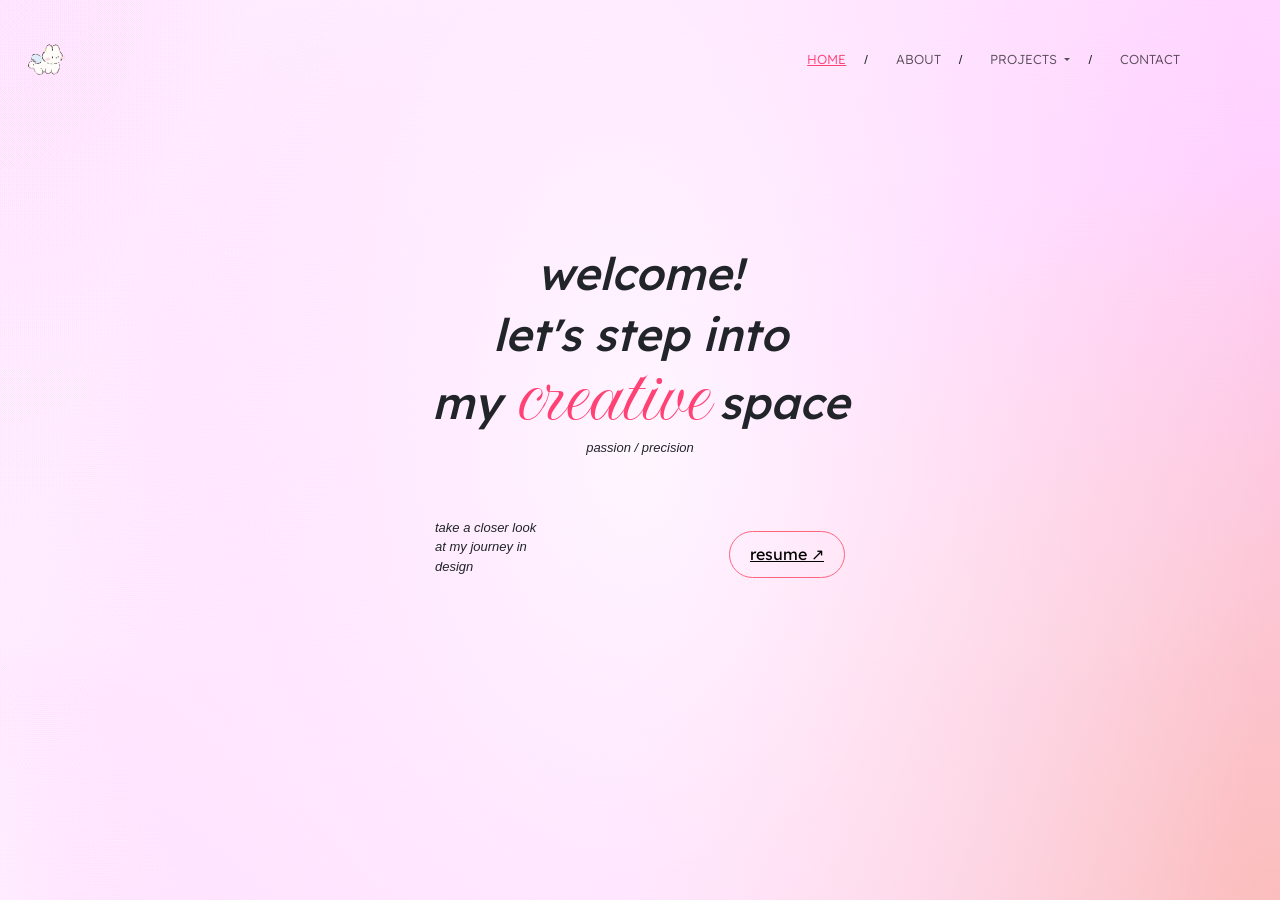
<file: index.html>
<!DOCTYPE html>
<html>
    <head>
      <title>Evelyn's Portfolio</title>
      <link rel="icon" type="image/x-icon" href="favicon.ico">

      <style>
        body {
            animation: fadeInAnimation ease 3s;
            animation-iteration-count: 1;
            animation-fill-mode: forwards;
        }

        @keyframes fadeInAnimation {
            0% {
                opacity: 0;
            }

            100% {
                opacity: 1;
            }
        }
    </style>
        <link rel="stylesheet" text="text/css" href="CSS/styles.css">

        <meta charset="utf-8">
        <meta name="viewport" content="width=device-width, initial-scale=1">

        <link href="https://cdn.jsdelivr.net/npm/bootstrap@5.3.3/dist/css/bootstrap.min.css" rel="stylesheet" integrity="sha384-QWTKZyjpPEjISv5WaRU9OFeRpok6YctnYmDr5pNlyT2bRjXh0JMhjY6hW+ALEwIH" crossorigin="anonymous">
        <script src="https://cdn.jsdelivr.net/npm/bootstrap@5.3.3/dist/js/bootstrap.bundle.min.js" integrity="sha384-YvpcrYf0tY3lHB60NNkmXc5s9fDVZLESaAA55NDzOxhy9GkcIdslK1eN7N6jIeHz" crossorigin="anonymous"></script>

        <link rel="preconnect" href="https://fonts.googleapis.com">
        <link rel="preconnect" href="https://fonts.gstatic.com" crossorigin>
        <link href="https://fonts.googleapis.com/css2?family=Prompt:ital,wght@0,100;0,200;0,300;0,400;0,500;0,600;0,700;0,800;0,900;1,100;1,200;1,300;1,400;1,500;1,600;1,700;1,800;1,900&display=swap" rel="stylesheet">
        <link href="https://fonts.googleapis.com/css2?family=Ballet:opsz@16..72&family=Barriecito&family=Fleur+De+Leah&family=Monsieur+La+Doulaise&display=swap" rel="stylesheet">

                <link rel="preconnect" href="https://fonts.googleapis.com">
        <link rel="preconnect" href="https://fonts.gstatic.com" crossorigin>
        <link href="https://fonts.googleapis.com/css2?family=Ballet:opsz@16..72&family=Barriecito&family=Fleur+De+Leah&family=Imperial+Script&family=Monsieur+La+Doulaise&display=swap" rel="stylesheet">

        <link rel="preconnect" href="https://fonts.googleapis.com">
        <link rel="preconnect" href="https://fonts.gstatic.com" crossorigin>
        <link href="https://fonts.googleapis.com/css2?family=Lexend:wght@100..900&display=swap" rel="stylesheet">


         <!-- CSS -->

         <link href="aos-master/dist/aos.css" rel="stylesheet">
     

        
        
    <body>
      

      <!-- NAVBAR -->
      <header id="mainHeader">
        <nav class="navbar navbar-expand-lg navbar-light" id="nav">
            <div class="container-fluid">
              <a class="navbar-brand fs-2" href="#"><img src="imageasset/logo-01.png" width="=100" height="70"></a>
              <button class="navbar-toggler" type="button" data-bs-toggle="collapse" data-bs-target="#navbarSupportedContent" aria-controls="navbarSupportedContent" aria-expanded="false" aria-label="Toggle navigation">
                <span class="navbar-toggler-icon"></span>
              </button>
              <div class="collapse navbar-collapse" id="navbarSupportedContent">
                <ul class="navbar-nav ms-auto mb-2 mb-lg-0">
                  <li class="nav-item active">
                    <a class="nav-link text-decoration-underline" aria-current="page" href="index.html"><span class="kaki">HOME</span></a>
                  </li>
                  <li class="nav-item">
                    <a class="nav-link" href="about.html"><span class="kaki">ABOUT</span></a>
                  </li>
                  <li class="nav-item dropdown">
                    <a class="nav-link dropdown-toggle" href="#" role="button" data-bs-toggle="dropdown" aria-expanded="false"><span class="kaki">PROJECTS</span>
                    </a>
                    <ul class="dropdown-menu">
                      <li><a class="dropdown-item" href="motiongraphics.html"><span class="kaki">MOTION GRAPHICS</span></a></li>
                      <li><hr class="dropdown-divider"></li>
                      <li><a class="dropdown-item" href="UI_UXDESIGN.html"><span class="kaki">UI/UX DESIGN</span></a></li>
                      <li><hr class="dropdown-divider"></li>
                      <li><a class="dropdown-item" href="brandingidentity.html"><span class="kaki">BRANDING & IDENTITY</span></a></li>
                      <li><hr class="dropdown-divider"></li>
                      <li><a class="dropdown-item" href="printdesign.html"><span class="kaki">PRINT DESIGN</span></a></li>
                    </ul>
                  <!-- <li class="nav-item">
                    <a class="nav-link" href="/project.html">PROJECT</a>
                  </li> -->
                  <!-- <li class="nav-item dropdown">
                    <a class="nav-link dropdown-toggle" href="#" role="button" data-bs-toggle="dropdown" aria-expanded="false">
                      PROJECT
                    </a>
                    <ul class="dropdown-menu">
                      <li><a class="dropdown-item" href="#">BRANDING</a></li>
                      <li><hr class="dropdown-divider"></li>
                      <li><a class="dropdown-item" href="#">MOTION GRAPHICS</a></li>
                      <li><hr class="dropdown-divider"></li>
                      <li><a class="dropdown-item" href="#">UI/UX</a></li>
                    </ul> -->
                    <li class="nav-item">
                        <a class="nav-link" href="contact.html"><span class="kaki">CONTACT</span></a>
                      </li>
                </ul>
              </div>
            </div>
          </nav>
    </header>

      <!-- HOME SECTION -->
        <section class="about" id="about">
          <div data-aos="fade-up"
          data-aos-anchor-placement="center-bottom" class="container-about mt-5">
            <div class="text-tengah">
            <div class="text-center mainContainer">
              <h1 class="test1"><i>welcome!</i></h1>
              <h1 class="test1"><i>let's step into</i></h1>
              <h1 class="test1"><i>my <span class="creative">creative</span> space</i></h1>
            </div>
            <div class="text-center">
              
            </div>
              <div class="text-center">
                
              </div>
              <div class="text-center">
                <p class="bodytext1"><i>passion / precision</i></p>
              </div>
            </div>
            <div class="d-flex justify-content-center">
              <div class="indexCustomContainer text-center">
                <div class="d-flex justify-content-between">
                  <div class="col">
                    <p class="text-start bodytext2" style="width: 7rem;">take a closer look at my journey in design</p>
                  </div>
                  <div class="d-flex justify-content-between align-items-center">
                    <a class="rounded-btn" href="https://drive.google.com/file/d/1syJLjVeKuxOG7trIZIS8m-jPVD2tcgx3/view?usp=sharing" target="_blank" role="button"><span class="kaki">resume ↗</span></a>
                  </div>
                </div>
              </div>
            </div>
            
                  
                </div>
              </div>
            </div>
              <!-- <div class="konten-about">
                  <div class="row">
                    <div class="col-lg-6 col-md-6 col-sm-12 text-end" data-aos="fade-left">
                      <img src="imageasset/work1.jpg" class="rounded-circle" alt="img">
                    </div>
                      <div class="col-lg-6 col-md-6 col-sm-12" data-aos="fade-right">
                          <h2>Me As Graphic Designer</h2>
                          <p>Lorem ipsum dolor sit amet, consectetur adipisicing elit, sed do eiusmod tempor incididunt ut labore et dolore magna aliqua. Ut enim ad minim veniam, quis nostrud exercitation ullamco laboris nisi ut aliquip ex ea commodo consequat.</p> -->

            <!-- <div class="button">
              <a class="btn btn-outline-dark rounded-btn" href="https://drive.google.com/file/d/1XW8fYweAMQ52OYDxxgg_X2ew4e-oY4kG/view?usp=sharing" target="_blank" role="button">resume ↗</a>
            </div>
             -->
                          

                  </div>
              </div>
          </div>
      </section>

    <script src="JS/main.js"></script>
    <script src="aos-master/dist/aos.js"></script>
    </body>



    </head>

    <script>
      AOS.init({
        duration: 1500, // Animation duration in milliseconds
        // once: true,     // Animates only once when scrolling
      });
    </script>



</html>
</file>
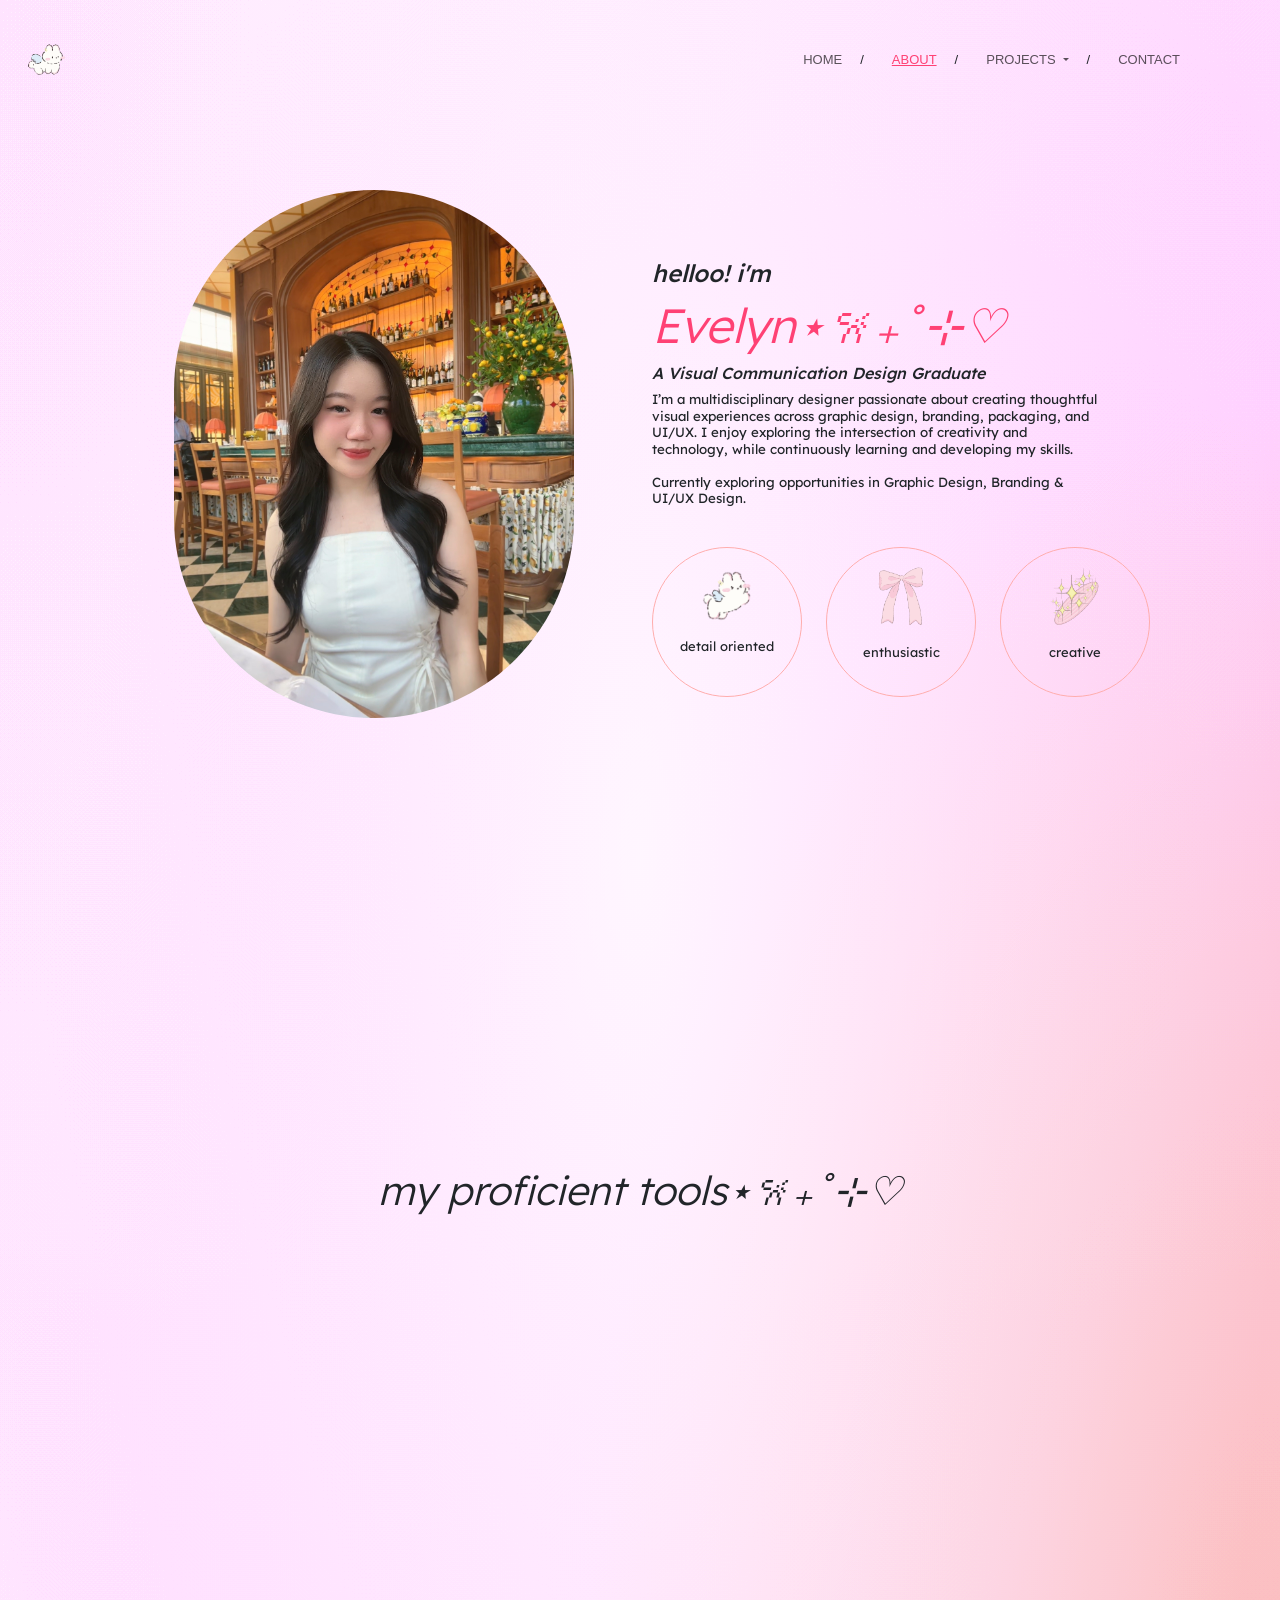
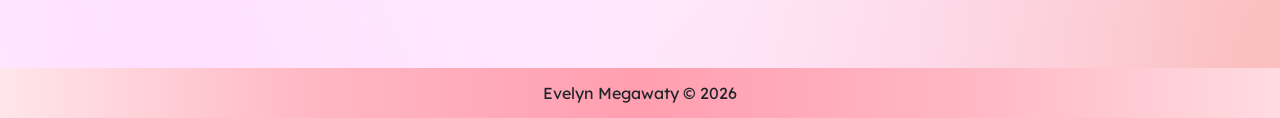
<file: about.html>
<!DOCTYPE html>
<html>
    <head>
      <title>Evelyn's Portfolio</title>
      <link rel="icon" type="image/x-icon" href="favicon.ico">

      
        <link rel="stylesheet" text="text/css" href="CSS/styles.css">

        <meta charset="utf-8">
        <meta name="viewport" content="width=device-width, initial-scale=1">

        <link href="https://cdn.jsdelivr.net/npm/bootstrap@5.3.3/dist/css/bootstrap.min.css" rel="stylesheet" integrity="sha384-QWTKZyjpPEjISv5WaRU9OFeRpok6YctnYmDr5pNlyT2bRjXh0JMhjY6hW+ALEwIH" crossorigin="anonymous">
        <script src="https://cdn.jsdelivr.net/npm/bootstrap@5.3.3/dist/js/bootstrap.bundle.min.js" integrity="sha384-YvpcrYf0tY3lHB60NNkmXc5s9fDVZLESaAA55NDzOxhy9GkcIdslK1eN7N6jIeHz" crossorigin="anonymous"></script>
        <link rel="preconnect" href="https://fonts.googleapis.com">
        <link rel="preconnect" href="https://fonts.gstatic.com" crossorigin>
        <link href="https://fonts.googleapis.com/css2?family=Prompt:ital,wght@0,100;0,200;0,300;0,400;0,500;0,600;0,700;0,800;0,900;1,100;1,200;1,300;1,400;1,500;1,600;1,700;1,800;1,900&display=swap" rel="stylesheet">

        <link href="aos-master/dist/aos.css" rel="stylesheet">


        <link rel="preconnect" href="https://fonts.googleapis.com">
<link rel="preconnect" href="https://fonts.gstatic.com" crossorigin>
<link href="https://fonts.googleapis.com/css2?family=Lexend:wght@100..900&display=swap" rel="stylesheet">

        
    <body>
        <header id="mainHeader">
            <nav class="navbar navbar-expand-lg navbar-light" id="nav">
                <div class="container-fluid">
                  <a class="navbar-brand fs-2" href="#"><img src="imageasset/logo-01.png" width="=100" height="70"></a>
                  <button class="navbar-toggler" type="button" data-bs-toggle="collapse" data-bs-target="#navbarSupportedContent" aria-controls="navbarSupportedContent" aria-expanded="false" aria-label="Toggle navigation">
                    <span class="navbar-toggler-icon"></span>
                  </button>
                  <div class="collapse navbar-collapse" id="navbarSupportedContent">
                    <ul class="navbar-nav ms-auto mb-2 mb-lg-0">
                      <li class="nav-item">
                        <a class="nav-link" aria-current="page" href="index.html">HOME</a>
                      </li>
                      <li class="nav-item active">
                        <a class="nav-link text-decoration-underline" href="about.html">ABOUT</a>
                      </li>
                      <li class="nav-item dropdown">
                        <a class="nav-link dropdown-toggle" href="#" role="button" data-bs-toggle="dropdown" aria-expanded="false">
                          PROJECTS
                        </a>
                        <ul class="dropdown-menu">
                          <li><a class="dropdown-item" href="motiongraphics.html">MOTION GRAPHICS</a></li>
                          <li><hr class="dropdown-divider"></li>
                          <li><a class="dropdown-item" href="UI_UXDESIGN.html">UI/UX DESIGN</a></li>
                          <li><hr class="dropdown-divider"></li>
                          <li><a class="dropdown-item" href="brandingidentity.html">BRANDING & IDENTITY</a></li>
                          <li><hr class="dropdown-divider"></li>
                          <li><a class="dropdown-item" href="printdesign.html">PRINT DESIGN</a></li>
                        </ul>
                      <!-- <li class="nav-item">
                        <a class="nav-link" href="/project.html">PROJECT</a>
                      </li> -->
                      <!-- <li class="nav-item dropdown">
                        <a class="nav-link dropdown-toggle" href="#" role="button" data-bs-toggle="dropdown" aria-expanded="false">
                          PROJECT
                        </a>
                        <ul class="dropdown-menu">
                          <li><a class="dropdown-item" href="#">BRANDING</a></li>
                          <li><hr class="dropdown-divider"></li>
                          <li><a class="dropdown-item" href="#">MOTION GRAPHICS</a></li>
                          <li><hr class="dropdown-divider"></li>
                          <li><a class="dropdown-item" href="#">UI/UX</a></li>
                        </ul> -->
                        <li class="nav-item">
                            <a class="nav-link" href="contact.html">CONTACT</a>
                          </li>
                    </ul>
                  </div>
                </div>
              </nav>
        </header>


        <section class="about" id="about">
          <div data-aos="fade-up"
          data-aos-anchor-placement="top-bottom" class="container-about">
              <div class="text-center">
                  <h1></h1>
              </div>
              <div class="konten-about">
                  <div class="row">
                    <div data-aos="zoom-in-down" class="col-12 col-lg-6 text-end w-full d-flex align-items-center justify-content-center pb-5">
                      <img src="imageasset/eve1.jpg" class="rounded-pill w-full" style="width: 100%; max-width: 400px;">
                    </div>
                      <div class="col-12 col-lg-6 d-flex flex-column justify-content-center text-start">
                        <h1 class="fs-4 align-self-center align-self-lg-start hellohi"><i>helloo! i'm</i></h1>
                        <h1 class="display-5 align-self-center align-self-lg-start hellohi haloh"><i>Evelyn⋆𐙚₊˚⊹♡</i></h1>
                        <h1 class="fs-6 align-self-center align-self-lg-start hellohi" style="max-width: 400px;"><i>A Visual Communication Design Graduate</i></h1>

                          <p class="lh-sm align-self-center align-self-lg-start description" style="max-width: 450px;">I’m a multidisciplinary designer passionate about creating thoughtful visual experiences across graphic design, branding, packaging, and UI/UX. I enjoy exploring the intersection of creativity and technology, while continuously learning and developing my skills.</p>
                          <p class="lh-sm align-self-center align-self-lg-start description" style="max-width: 450px;">Currently exploring opportunities in Graphic Design, Branding & UI/UX Design.</p>
                          

                            <div data-aos="fade-left" class="d-flex flex-column flex-lg-row align-items-center align-items-lg-start  gap-4 mt-4">
                              <div class="d-flex flex-column align-items-center justify-content-center aboutCircle rounded-circle gap-3 " style="width: 150px; height: 150px;"><img src="imageasset/elyn jump.png" alt="" width="50px">
                              <p class="bubble " style="max-width: 150px;">detail oriented</p></div>
                              <div class="d-flex flex-column align-items-center justify-content-center aboutCircle rounded-circle gap-3" style="width: 150px; height: 150px;"><img src="imageasset/bow.png" width="50px" alt="">
                              <p class="bubble" style="max-width: 150px;">enthusiastic</p></div>
                              <div class="d-flex flex-column align-items-center justify-content-center aboutCircle rounded-circle gap-3" style="width: 150px; height: 150px;"><img src="imageasset/sparks.png" width="50px" alt="">
                              <p class="bubble" class="text-center" style="max-width: 200px;">creative</p></div>
                            </div>


                      </div>

                      
                  </div>
              </div>
          </div>
        </section>

        <section class="accordion ">
          <div data-aos="fade-up" class="container-accordion">
            <div class="accordion" id="accordionExample">
              <div class="accordion-item">
                <h2 class="accordion-header">
                  <button class="accordion-button" type="button" data-bs-toggle="collapse" data-bs-target="#collapseOne" aria-expanded="true" aria-controls="collapseOne">
                    <span class="tulisanaccordion"> ⋅˚₊‧ ୨ HOW I WORK ୧ ‧₊˚ ⋅ </span> 
                  </button>
                </h2>
                <div id="collapseOne" class="accordion-collapse collapse show" data-bs-parent="#accordionExample">
                  <div class="accordion-body">
                    <span class="minion"> I approach design with curiosity, intention, and attention to detail. I believe every project begins with understanding, exploring ideas, asking questions, and finding the right visual language to communicate them. Through research, experimentation, and refinement, I aim to create work that is thoughtful, purposeful, and visually engaging. </span> 
                  </div>
                </div>
              </div>
              <div class="accordion-item">
                <h2 class="accordion-header">
                  <button class="accordion-button collapsed" type="button" data-bs-toggle="collapse" data-bs-target="#collapseTwo" aria-expanded="false" aria-controls="collapseTwo">
                    <span class="tulisanaccordion"> ⋅˚₊‧ ୨ WHAT INSPIRES ME ୧ ‧₊˚ ⋅ </span> 
                  </button>
                </h2>
                <div id="collapseTwo" class="accordion-collapse collapse" data-bs-parent="#accordionExample">
                  <div class="accordion-body">
                    <span class="minion" >I find inspiration in art, culture, fashion, everyday life, and the details that often go unnoticed. I enjoy exploring different perspectives and discovering how ideas, stories, and visual elements can come together to create something meaningful.</span>
                  </div>
                </div>
              </div>
              <div class="accordion-item">
                <h2 class="accordion-header">
                  <button class="accordion-button collapsed" type="button" data-bs-toggle="collapse" data-bs-target="#collapseThree" aria-expanded="false" aria-controls="collapseThree">
                    <span class="tulisanaccordion"> ⋅˚₊‧ ୨ LOOKING FORWARD ୧ ‧₊˚ ⋅ </span> 
                  </button>
                </h2>
                <div id="collapseThree" class="accordion-collapse collapse" data-bs-parent="#accordionExample">
                  <div class="accordion-body">
                    <span class="minion">I’m always looking for new things to learn, ideas to explore, and opportunities to grow through design. I hope to continue creating work that challenges me, connects with others, and brings ideas to life in thoughtful and meaningful ways.</span>
                  </div>
                </div>
              </div>
            </div>
          </div>
        </section>

        <div class="py-5 d-flex flex-column align-items-center">
          <h4 class="display-6 align-self-center minion"><i>my proficient tools⋆𐙚₊˚⊹♡</i></h4>
          <div data-aos="zoom-in-up" class="carouselContainer mb-5">
            <div id="leftBtn"><img src="imageasset/backbutton.png" width="50px" height="50px" alt=""></div>
            <div id="rightBtn"><img src="imageasset/nextbutton.png" width="50px" height="50px" alt=""></div>
            <div class="d-flex gap-3 customCarousel">
              <div class="carouselItem active">
                <img src="imageasset/illustrator.png" alt="" width="200px" style="max-height: 200px;">
              </div>
              <div class="carouselItem">
                <img src="imageasset/photoshop.png" alt="" width="200px" style="max-height: 200px;">
              </div>
              <div class="carouselItem"><img src="imageasset/indesign.png" alt="" width="200px" style="max-height: 200px;"></div>
              <div class="carouselItem"><img src="imageasset/aftereffect.png" alt="" width="200px" style="max-height: 200px;"></div>
              <div class="carouselItem"><img src="imageasset/figma.png" alt="" width="200px" style="max-height: 200px;"></div>
              <div class="carouselItem"><img src="imageasset/procreate.png" alt="" width="200px" style="max-height: 200px;"></div>
            <div class="carouselItem"><img src="imageasset/canva.png" alt="" width="200px" style="max-height: 200px;"></div>
            </div>
            
            
          </div>
        </div>
        
        <footer class="d-flex justify-content-center align-items-center" style="height: 50px; background: linear-gradient(to right, #ffe6ea,#ffb6c3, #ff9fb0, #ffb6c3, #ffdbe1);">
          <p class="mb-0 kaki">Evelyn Megawaty © 2026</p>
      </footer>

        <script src="JS/main.js"></script>
        <script src="aos-master/dist/aos.js"></script>
    </body>



    </head>


    <script>
      AOS.init({
        duration: 1500, // Animation duration in milliseconds
        // once: true,     // Animates only once when scrolling
      });
    </script>
    

</html>
</file>
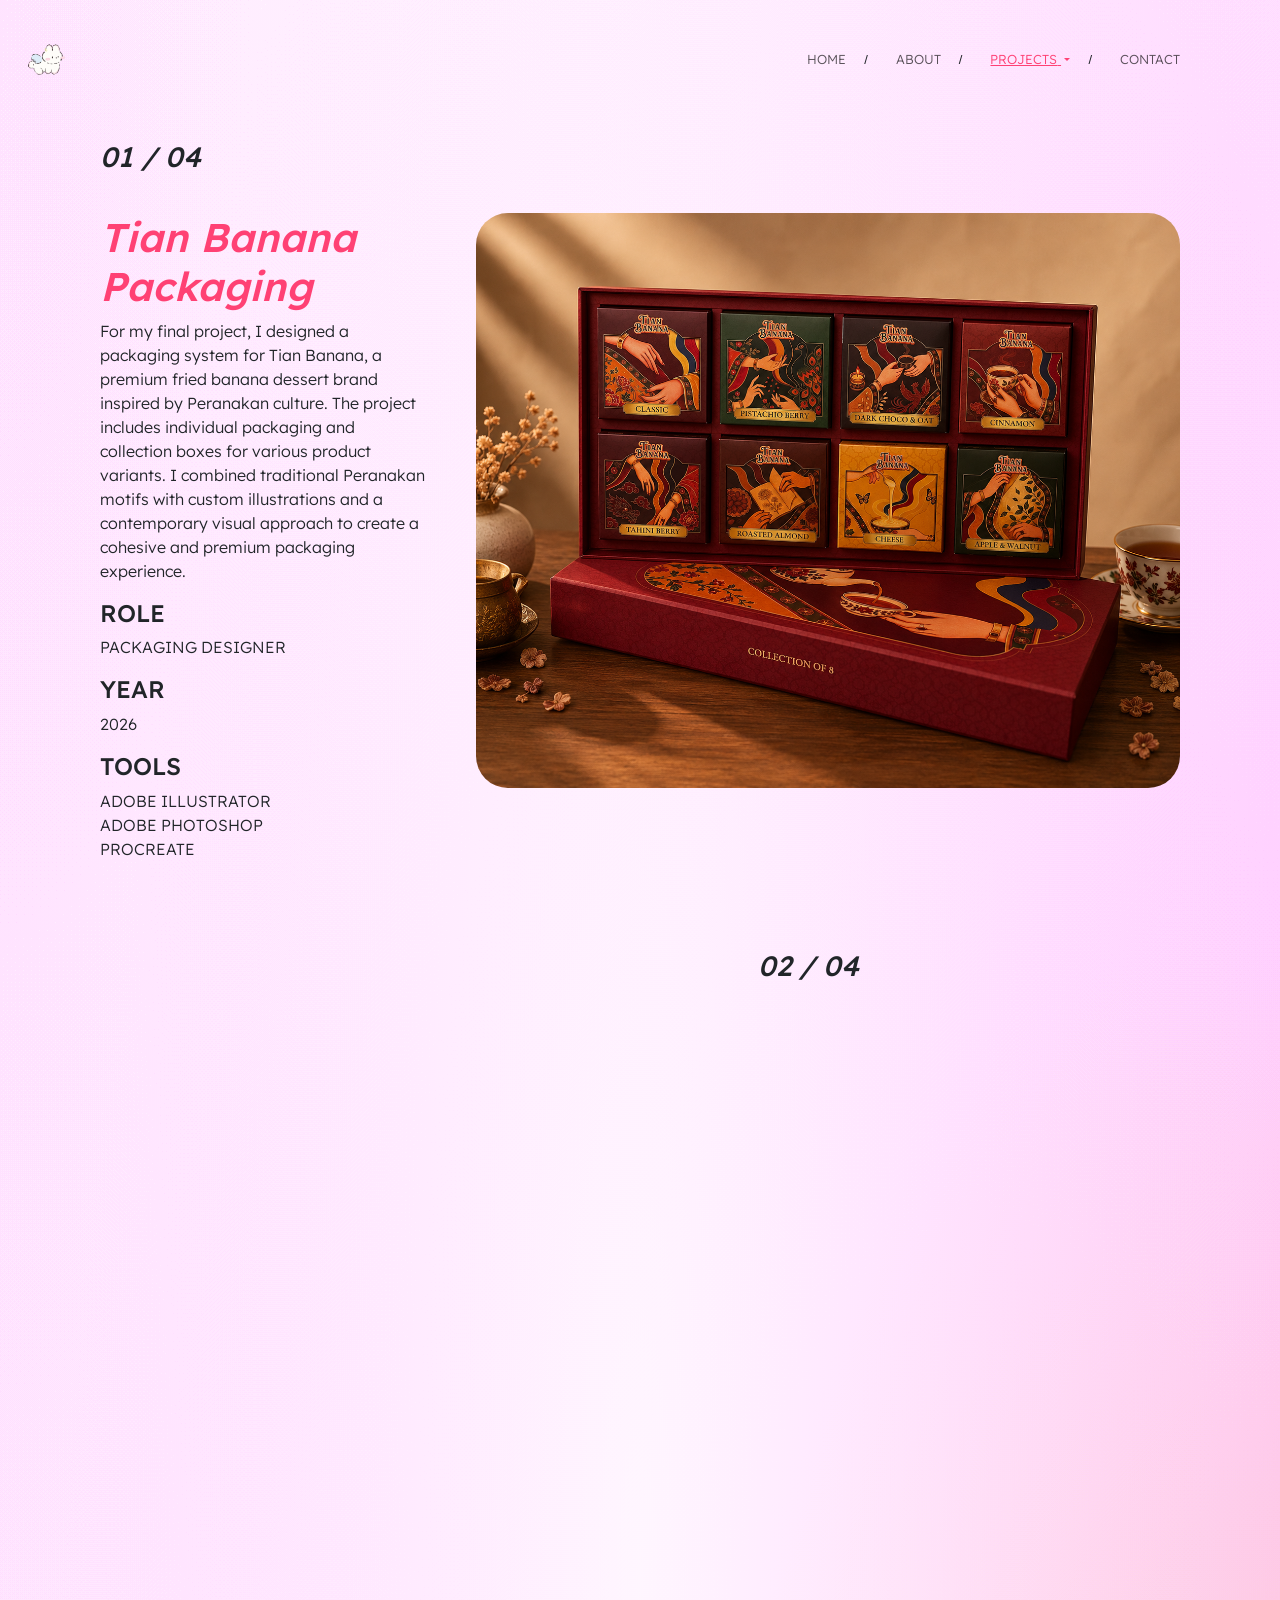
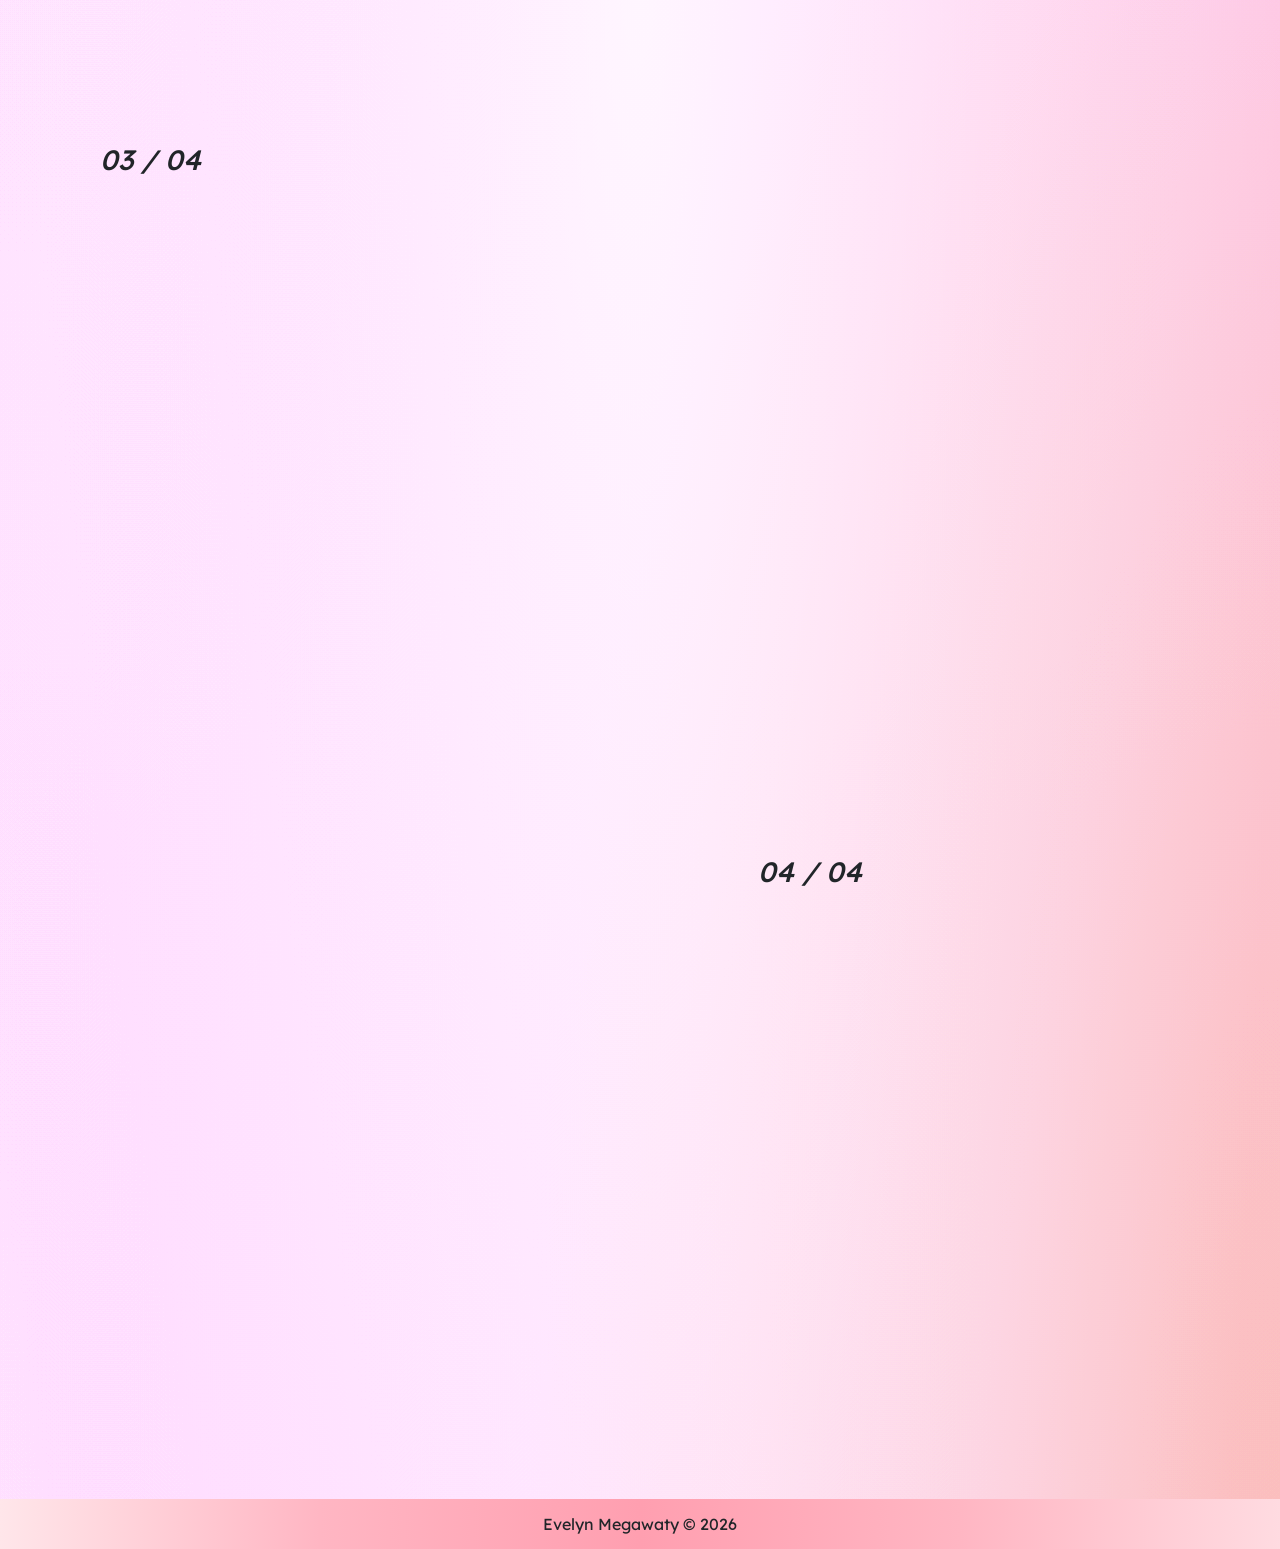
<file: brandingidentity.html>
<!DOCTYPE html>
<html>
    <head>
        <title>Evelyn's Portfolio</title>

        <link rel="stylesheet" text="text/css" href="CSS/styles.css">

        <meta charset="utf-8">
        <meta name="viewport" content="width=device-width, initial-scale=1">

        <link href="https://cdn.jsdelivr.net/npm/bootstrap@5.3.3/dist/css/bootstrap.min.css" rel="stylesheet" integrity="sha384-QWTKZyjpPEjISv5WaRU9OFeRpok6YctnYmDr5pNlyT2bRjXh0JMhjY6hW+ALEwIH" crossorigin="anonymous">
        <script src="https://cdn.jsdelivr.net/npm/bootstrap@5.3.3/dist/js/bootstrap.bundle.min.js" integrity="sha384-YvpcrYf0tY3lHB60NNkmXc5s9fDVZLESaAA55NDzOxhy9GkcIdslK1eN7N6jIeHz" crossorigin="anonymous"></script>

        <link rel="preconnect" href="https://fonts.googleapis.com">
        <link rel="preconnect" href="https://fonts.gstatic.com" crossorigin>
        <link href="https://fonts.googleapis.com/css2?family=Prompt:ital,wght@0,100;0,200;0,300;0,400;0,500;0,600;0,700;0,800;0,900;1,100;1,200;1,300;1,400;1,500;1,600;1,700;1,800;1,900&display=swap" rel="stylesheet">

        <link rel="preconnect" href="https://fonts.googleapis.com">
        <link rel="preconnect" href="https://fonts.gstatic.com" crossorigin>
        <link href="https://fonts.googleapis.com/css2?family=Lexend:wght@100..900&display=swap" rel="stylesheet">

        
        

         <!-- CSS -->

         <link href="aos-master/dist/aos.css" rel="stylesheet">

        
        
    <body>
      

      <!-- NAVBAR -->
      <header id="mainHeader">
        <nav class="navbar navbar-expand-lg navbar-light" id="nav">
            <div class="container-fluid">
              <a class="navbar-brand fs-2" href="#"><img src="imageasset/logo-01.png" width="=100" height="70"></a>
              <button class="navbar-toggler" type="button" data-bs-toggle="collapse" data-bs-target="#navbarSupportedContent" aria-controls="navbarSupportedContent" aria-expanded="false" aria-label="Toggle navigation">
                <span class="navbar-toggler-icon"></span>
              </button>
              <div class="collapse navbar-collapse" id="navbarSupportedContent">
                <ul class="navbar-nav ms-auto mb-2 mb-lg-0">
                  <li class="nav-item">
                    <a class="nav-link" aria-current="page" href="index.html"><span class="kaki">HOME</span></a>
                  </li>
                  <li class="nav-item">
                    <a class="nav-link" href="about.html"><span class="kaki">ABOUT</span></a>
                  </li>
                  <li class="nav-item dropdown active">
                    <a class="nav-link dropdown-toggle text-decoration-underline" href="#" role="button" data-bs-toggle="dropdown" aria-expanded="false"><span class="kaki">PROJECTS</span>
                    </a>
                    <ul class="dropdown-menu">
                      <li><a class="dropdown-item" href="motiongraphics.html"><span class="kaki">MOTION GRAPHICS</span></a></li>
                      <li><hr class="dropdown-divider"></li>
                      <li><a class="dropdown-item" href="UI_UXDESIGN.html"><span class="kaki">UI/UX DESIGN</span></a></li>
                      <li><hr class="dropdown-divider"></li>
                      <li><a class="dropdown-item" href="brandingidentity.html"><span class="kaki">BRANDING & IDENTITY</span></a></li>
                      <li><hr class="dropdown-divider"></li>
                      <li><a class="dropdown-item" href="printdesign.html"><span class="kaki">PRINT DESIGN</span></a></li>
                    </ul>
                  <!-- <li class="nav-item">
                    <a class="nav-link" href="/project.html">PROJECT</a>
                  </li> -->
                  <!-- <li class="nav-item dropdown">
                    <a class="nav-link dropdown-toggle" href="#" role="button" data-bs-toggle="dropdown" aria-expanded="false">
                      PROJECT
                    </a>
                    <ul class="dropdown-menu">
                      <li><a class="dropdown-item" href="#">BRANDING</a></li>
                      <li><hr class="dropdown-divider"></li>
                      <li><a class="dropdown-item" href="#">MOTION GRAPHICS</a></li>
                      <li><hr class="dropdown-divider"></li>
                      <li><a class="dropdown-item" href="#">UI/UX</a></li>
                    </ul> -->
                    <li class="nav-item">
                        <a class="nav-link" href="contact.html"><span class="kaki">CONTACT</span></a>
                      </li>
                </ul>
              </div>
            </div>
          </nav>
    </header>
    <div class="container-uiux">
      <div>
        <h3 class="nomor i"><i>01 / 04</i></h3>
      </div>
      <div class="video-uiux">
        <div class="row gx-5">
          <div data-aos="fade-right" class="col-12 col-lg-4">
            <h1 class="judul1 i" style="font-weight: 550;"><i>Tian Banana Packaging</i></h1>
            <p class="kaki" style="font-weight: 300;">For my final project, I designed a packaging system for Tian Banana, a premium fried banana dessert brand inspired by Peranakan culture. The project includes individual packaging and collection boxes for various product variants. I combined traditional Peranakan motifs with custom illustrations and a contemporary visual approach to create a cohesive and premium packaging experience.</p>
            <div class="mb-5">
                <div>
                    <h4 class="kaki">ROLE</h4>
                    <p class="kaki" style="font-weight: 300;">PACKAGING DESIGNER</p>
                </div>
                <div>
                    <h4 class="kaki">YEAR</h4>
                    <p class="kaki" style="font-weight: 300;">2026</p>
                </div>
                <div>
                    <h4 class="kaki">TOOLS</h4>
                    <ul style="list-style: none; padding-left: 0px;">
                        <li class="kaki" style="font-weight: 300;">ADOBE ILLUSTRATOR</li>
                        <li class="kaki" style="font-weight: 300;">ADOBE PHOTOSHOP</li>
                        <li class="kaki" style="font-weight: 300;">PROCREATE</li>
                        <!-- <li style="font-weight: 300;">FFF</li> -->
                    </ul>
                </div>
                <!-- <div>
                    <a class="btn btn-outline-dark rounded-btn" href="https://drive.google.com/file/d/1XW8fYweAMQ52OYDxxgg_X2ew4e-oY4kG/view?usp=sharing" target="_blank" role="button" style="font-size: 12px;">DETAIL ↗</a>
                </div> -->
            </div>
          </div>
            <div class="col-12 col-lg-8">
                <div data-aos="fade-left" class="overflow-hidden rounded-5 w-100">
                    <img src="imageasset/box isi 8 mockup.png"  pad alt="" class="w-100">
                </div>
          </div>
        </div>
      </div>
    </div>

    <div class="container-uiux">
        <div class="row gx-5">
            <div class="col-12 col-lg-7"></div>
            <div class="col-12 col-lg-5">
                <h3 class="nomor i"><i>02 / 04</i></h3>
            </div>
        </div>
        <div class="video-uiux">
          <div class="row gx-5 flex-column-reverse flex-lg-row">
            <div class="col-12 col-lg-7 pb-5">
              <div data-aos="fade-right" class="overflow-hidden rounded-5 w-100 d-flex justify-content-center">
                <img src="imageasset/mock up mama hanny rendangz.png"  pad alt="" class="w-100">
            </div>
          </div>
            <div data-aos="fade-left" class="col-12 col-lg-5">
                <h1 class="judul1 i" style="font-weight: 550;"><i>MHP FOOD</i></h1>
                <p class="kaki" style="font-weight: 300;">The packaging design I created was chosen as the permanent design for this product line, showcasing my ability to convey brand values visually. Featuring an elegant pattern of thin lines, the design reflects the premium quality and authenticity of the product. I developed this packaging for the rendang and semur variants, ensuring a cohesive look that highlights each flavor’s unique appeal.</p>
                <div class="mb-5">
                  <div>
                      <h4 class="kaki">ROLE</h4>
                      <p class="kaki" style="font-weight: 300;">PRODUCT DESIGNER</p>
                  </div>
                  <div>
                      <h4 class="kaki">YEAR</h4>
                      <p class="kaki" style="font-weight: 300;">2023</p>
                  </div>
                  <div>
                      <h4 class="kaki">TOOLS</h4>
                      <ul style="list-style: none; padding-left: 0px;">
                          <li class="kaki" style="font-weight: 300;">ADOBE ILLUSTRATOR</li>
                          <li class="kaki" style="font-weight: 300;">ADOBE PHOTOSHOP</li>
                          <li class="kaki" style="font-weight: 300;">PROCREATE</li>
                      </ul>
                  </div>
                  <div>
                      <a class="btn btn-outline-dark rounded-btn" href="https://drive.google.com/file/d/1XW8fYweAMQ52OYDxxgg_X2ew4e-oY4kG/view?usp=sharing" target="_blank" role="button" style="font-size: 12px;">DETAIL ↗</a>
                  </div>
              </div>
            </div>
          </div>
        </div>
      </div>
  </div>

    <section class="uiux">
        <div class="container-uiux">
          <div>
            <h3 class="nomor i"><i>03 / 04</i></h3>
          </div>
          <div class="video-uiux">
            <div class="row gx-5">
              <div data-aos="fade-right" class="col-12 col-lg-4">
                <h1 class="judul1 i" style="font-weight: 550;"><i>HUMA</i></h1>
                <p class="kaki" style="font-weight: 300;">For my coursework, I am tasked with creating the brand identity for the HuMa organization. This includes designing a logo that reflects its mission, as well as a flyer, poster, and website. For the website’s motion design, I’m using Microsoft PowerPoint to add dynamic animations. This project allows me to develop a cohesive visual identity for HuMa across multiple formats.</p>
                <div class="mb-5">
                    <div>
                        <h4 class="kaki">ROLE</h4>
                        <p class="kaki" style="font-weight: 300;">PRODUCT DESIGNER</p>
                    </div>
                    <div>
                        <h4 class="kaki">YEAR</h4>
                        <p class="kaki" style="font-weight: 300;">2023</p>
                    </div>
                    <div>
                        <h4 class="kaki">TOOLS</h4>
                        <ul style="list-style: none; padding-left: 0px;">
                            <li class="kaki" style="font-weight: 300;">ADOBE ILLUSTRATOR</li>
                            <li class="kaki" style="font-weight: 300;">ADOBE PHOTOSHOP</li>
                            <!-- <li style="font-weight: 300;">FFF</li> -->
                        </ul>
                    </div>
                    <!-- <div>
                        <a class="btn btn-outline-dark rounded-btn" href="https://drive.google.com/file/d/1XW8fYweAMQ52OYDxxgg_X2ew4e-oY4kG/view?usp=sharing" target="_blank" role="button" style="font-size: 12px;">DETAIL ↗</a>
                    </div> -->
                </div>
              </div>
                <div class="col-12 col-lg-8">
                    <div data-aos="fade-left" class="overflow-hidden rounded-5 w-100">
                        <img src="imageasset/HUMA.png"  pad alt="" class="w-100">
                    </div>
              </div>
            </div>
          </div>
        </div>


        <div class="container-uiux">
            <div class="row gx-5">
                <div class="col-12 col-lg-7"></div>
                <div class="col-12 col-lg-5">
                    <h3 class="nomor i"><i>04 / 04</i></h3>
                </div>
            </div>
            <div class="video-uiux">
              <div class="row gx-5 flex-column-reverse flex-lg-row">
                <div class="col-12 col-lg-7 pb-5">
                    <div data-aos="fade-right" class="overflow-hidden rounded-5 w-100 d-flex justify-content-center">
                        <img src="imageasset/goodwaffle.png"  pad alt="" class="w-100">
                    </div>
              </div>
                <div data-aos="fade-left" class="col-12 col-lg-5">
                    <h1 class="judul1 i" style="font-weight: 550;"><i>Good Waffle</i></h1>
                    <p class="kaki" style="font-weight: 300;">In my college assignment, I was asked to redesign the logos of MSMEs around us. I chose Good Waffle as the brand that I will redesign. This design has bright colors because the target market for this product is campus students. I also used eye illustrations so that the keyword "friendly" is depicted. I also made the word "ff" with two shades of brown as a representation of waffles.</p>
                    <div class="mb-5">
                      <div>
                          <h4 class="kaki" >ROLE</h4>
                          <p class="kaki" style="font-weight: 300;">PRODUCT DESIGNER</p>
                      </div>
                      <div>
                          <h4 class="kaki">YEAR</h4>
                          <p class="kaki" style="font-weight: 300;">2024</p>
                      </div>
                      <div>
                          <h4 class="kaki">TOOLS</h4>
                          <ul style="list-style: none; padding-left: 0px;">
                              <li class="kaki" style="font-weight: 300;">ADOBE ILLUSTRATOR</li>
                              <li class="kaki" style="font-weight: 300;">PROCREATE</li>
                          </ul>
                      </div>
                      <!-- <div>
                          <a class="btn btn-outline-dark rounded-btn" href="https://drive.google.com/file/d/1XW8fYweAMQ52OYDxxgg_X2ew4e-oY4kG/view?usp=sharing" target="_blank" role="button" style="font-size: 12px;">DETAIL ↗</a>
                      </div> -->
                  </div>
                </div>
              </div>
            </div>
          </div>
      </div>
    
    </section>

    <footer class="d-flex justify-content-center align-items-center" style="height: 50px; background: linear-gradient(to right, #ffe6ea,#ffb6c3, #ff9fb0, #ffb6c3, #ffdbe1);">
        <p class="mb-0 kaki">Evelyn Megawaty © 2026</p>
    </footer>

    <script src="JS/main.js"></script>
    <script src="aos-master/dist/aos.js"></script>
    </body>



    </head>

    <script>
        AOS.init({
          duration: 1500, // Animation duration in milliseconds
          // once: true,     // Animates only once when scrolling
        });
      </script>


</html>
</file>
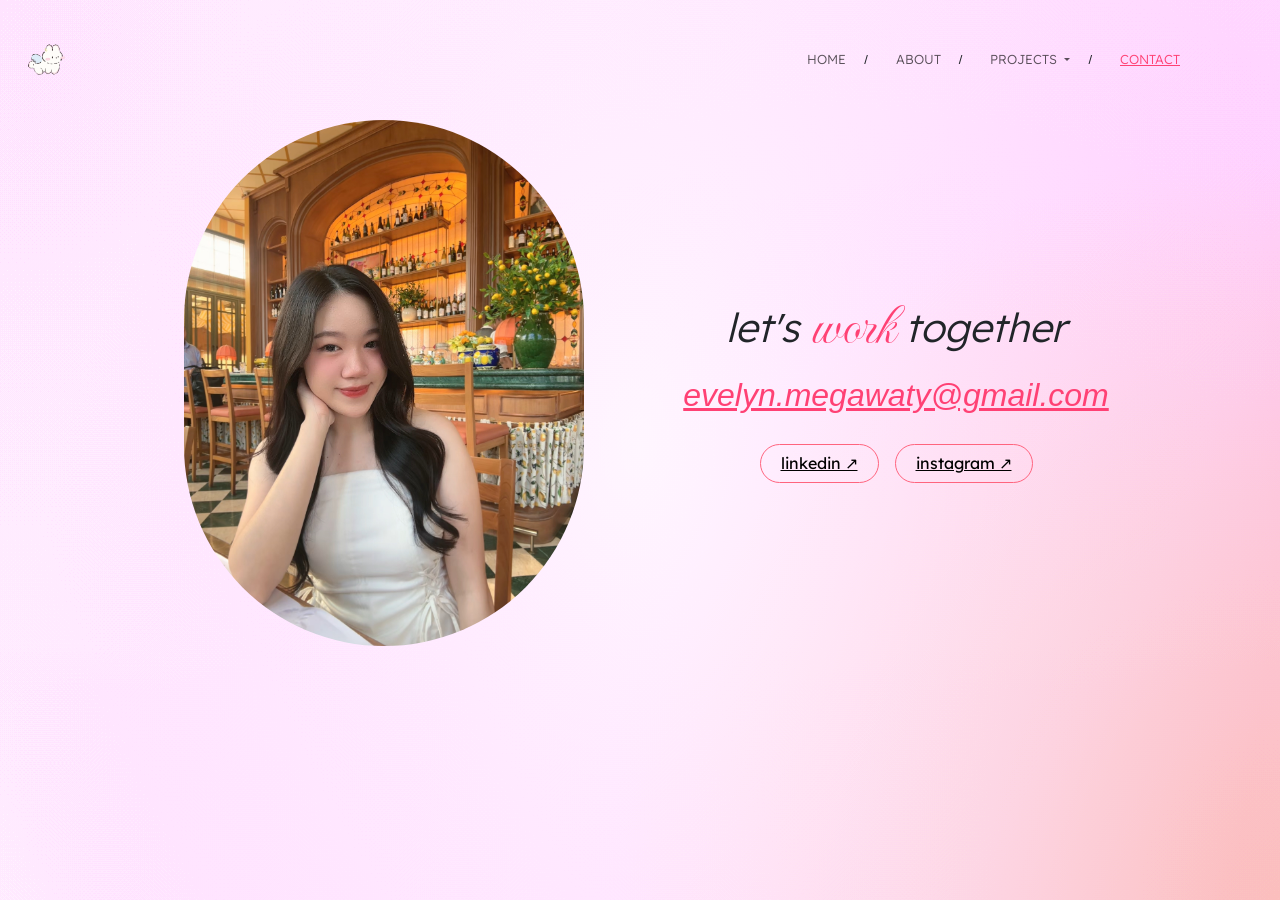
<file: contact.html>
<!DOCTYPE html>
<html>
    <head>

      <title>Evelyn's Portfolio</title>

        <link rel="stylesheet" text="text/css" href="CSS/styles.css">

        <meta charset="utf-8">
        <meta name="viewport" content="width=device-width, initial-scale=1">

        <link href="https://cdn.jsdelivr.net/npm/bootstrap@5.3.3/dist/css/bootstrap.min.css" rel="stylesheet" integrity="sha384-QWTKZyjpPEjISv5WaRU9OFeRpok6YctnYmDr5pNlyT2bRjXh0JMhjY6hW+ALEwIH" crossorigin="anonymous">
        <script src="https://cdn.jsdelivr.net/npm/bootstrap@5.3.3/dist/js/bootstrap.bundle.min.js" integrity="sha384-YvpcrYf0tY3lHB60NNkmXc5s9fDVZLESaAA55NDzOxhy9GkcIdslK1eN7N6jIeHz" crossorigin="anonymous"></script>

        <link rel="preconnect" href="https://fonts.googleapis.com">
        <link rel="preconnect" href="https://fonts.gstatic.com" crossorigin>
        <link href="https://fonts.googleapis.com/css2?family=Prompt:ital,wght@0,100;0,200;0,300;0,400;0,500;0,600;0,700;0,800;0,900;1,100;1,200;1,300;1,400;1,500;1,600;1,700;1,800;1,900&display=swap" rel="stylesheet">

        <link href="aos-master/dist/aos.css" rel="stylesheet">


        <link rel="preconnect" href="https://fonts.googleapis.com">
        <link rel="preconnect" href="https://fonts.gstatic.com" crossorigin>
        <link href="https://fonts.googleapis.com/css2?family=Ballet:opsz@16..72&family=Barriecito&family=Fleur+De+Leah&family=Imperial+Script&family=Monsieur+La+Doulaise&display=swap" rel="stylesheet">


    <link rel="preconnect" href="https://fonts.googleapis.com">
    <link rel="preconnect" href="https://fonts.gstatic.com" crossorigin>
    <link href="https://fonts.googleapis.com/css2?family=Lexend:wght@100..900&display=swap" rel="stylesheet">
    
    
        
    <body>
      <header id="mainHeader">
        <nav class="navbar navbar-expand-lg navbar-light" id="nav">
            <div class="container-fluid">
              <a class="navbar-brand fs-2" href="#"><img src="imageasset/logo-01.png" width="=100" height="70"></a>
              <button class="navbar-toggler" type="button" data-bs-toggle="collapse" data-bs-target="#navbarSupportedContent" aria-controls="navbarSupportedContent" aria-expanded="false" aria-label="Toggle navigation">
                <span class="navbar-toggler-icon"></span>
              </button>
              <div class="collapse navbar-collapse" id="navbarSupportedContent">
                <ul class="navbar-nav ms-auto mb-2 mb-lg-0">
                  <li class="nav-item">
                    <a class="nav-link" aria-current="page" href="index.html"><span class="kaki">HOME</span></a>
                  </li>
                  <li class="nav-item">
                    <a class="nav-link" href="about.html"><span class="kaki">ABOUT</span></a>
                  </li>
                  <li class="nav-item dropdown">
                    <a class="nav-link dropdown-toggle" href="#" role="button" data-bs-toggle="dropdown" aria-expanded="false"><span class="kaki">PROJECTS</span>
                    </a>
                    <ul class="dropdown-menu">
                      <li><a class="dropdown-item" href="motiongraphics.html"><span class="kaki">MOTION GRAPHICS</span></a></li>
                      <li><hr class="dropdown-divider"></li>
                      <li><a class="dropdown-item" href="UI_UXDESIGN.html"><span class="kaki">UI/UX DESIGN</span></a></li>
                      <li><hr class="dropdown-divider"></li>
                      <li><a class="dropdown-item" href="brandingidentity.html"><span class="kaki">BRANDING & IDENTITY</span></a></li>
                      <li><hr class="dropdown-divider"></li>
                      <li><a class="dropdown-item" href="printdesign.html"><span class="kaki">PRINT DESIGN</span></a></li>
                    </ul>
                  <!-- <li class="nav-item">
                    <a class="nav-link" href="/project.html">PROJECT</a>
                  </li> -->
                  <!-- <li class="nav-item dropdown">
                    <a class="nav-link dropdown-toggle" href="#" role="button" data-bs-toggle="dropdown" aria-expanded="false">
                      PROJECT
                    </a>
                    <ul class="dropdown-menu">
                      <li><a class="dropdown-item" href="#">BRANDING</a></li>
                      <li><hr class="dropdown-divider"></li>
                      <li><a class="dropdown-item" href="#">MOTION GRAPHICS</a></li>
                      <li><hr class="dropdown-divider"></li>
                      <li><a class="dropdown-item" href="#">UI/UX</a></li>
                    </ul> -->
                    <li class="nav-item active">
                        <a class="nav-link text-decoration-underline" href="contact.html"><span class="kaki">CONTACT</span></a>
                      </li>
                </ul>
              </div>
            </div>
          </nav>
    </header>

    <section class="about" id="about">
      <div class="konten-about" style="max-width: 1000px; margin: auto;">
        <div class="row">
          <div data-aos="fade-up"
          data-aos-anchor-placement="top-bottom" class="col-12 col-lg-6 text-end w-full d-flex align-items-center justify-content-center pb-5" data-aos="fade-left">
            <img src="imageasset/eve4.jpg" class="rounded-pill w-full" style="width: 100%; max-width: 400px;">
          </div>
            <div class="col-12 col-lg-6 d-flex flex-column align-items-center justify-content-center" data-aos="fade-right">
              <h1 class="display-6 justify-content-center align-self-center kaki"><i>let's <span class="work">work</span> together</i></h1>
              <!-- <h1 class="display-6 align-self-center kaki i"><i>together</i></h1> -->
              <p class="fs-2 align-self-center email"><i>evelyn.megawaty@gmail.com</i></p>
                  <div class="d-flex gap-3 mb-5 mt-3">
                    <div><a class="rounded-btn" href="https://www.linkedin.com/in/evelynmegawaty/" target="_blank" role="button"> <span class="kaki" >linkedin ↗</span></a></div>
                    <div><a class="rounded-btn" href="https://www.instagram.com/vlynsm_/" target="_blank" role="button"><span class="kaki" >instagram ↗</span></a></div>
                  </div>

            </div>

            
        </div>
    </div>
  </section>
  <section class="myskill" id="myskill">
    <div class="container-skill text-center" data-aos="zoom-in">
      <div class="text-center">




    <script src="JS/main.js"></script>
    <script src="aos-master/dist/aos.js"></script>
    </body>



    </head>

    <script>
      AOS.init({
        duration: 1500, // Animation duration in milliseconds
        // once: true,     // Animates only once when scrolling
      });
    </script>



</html>
</file>
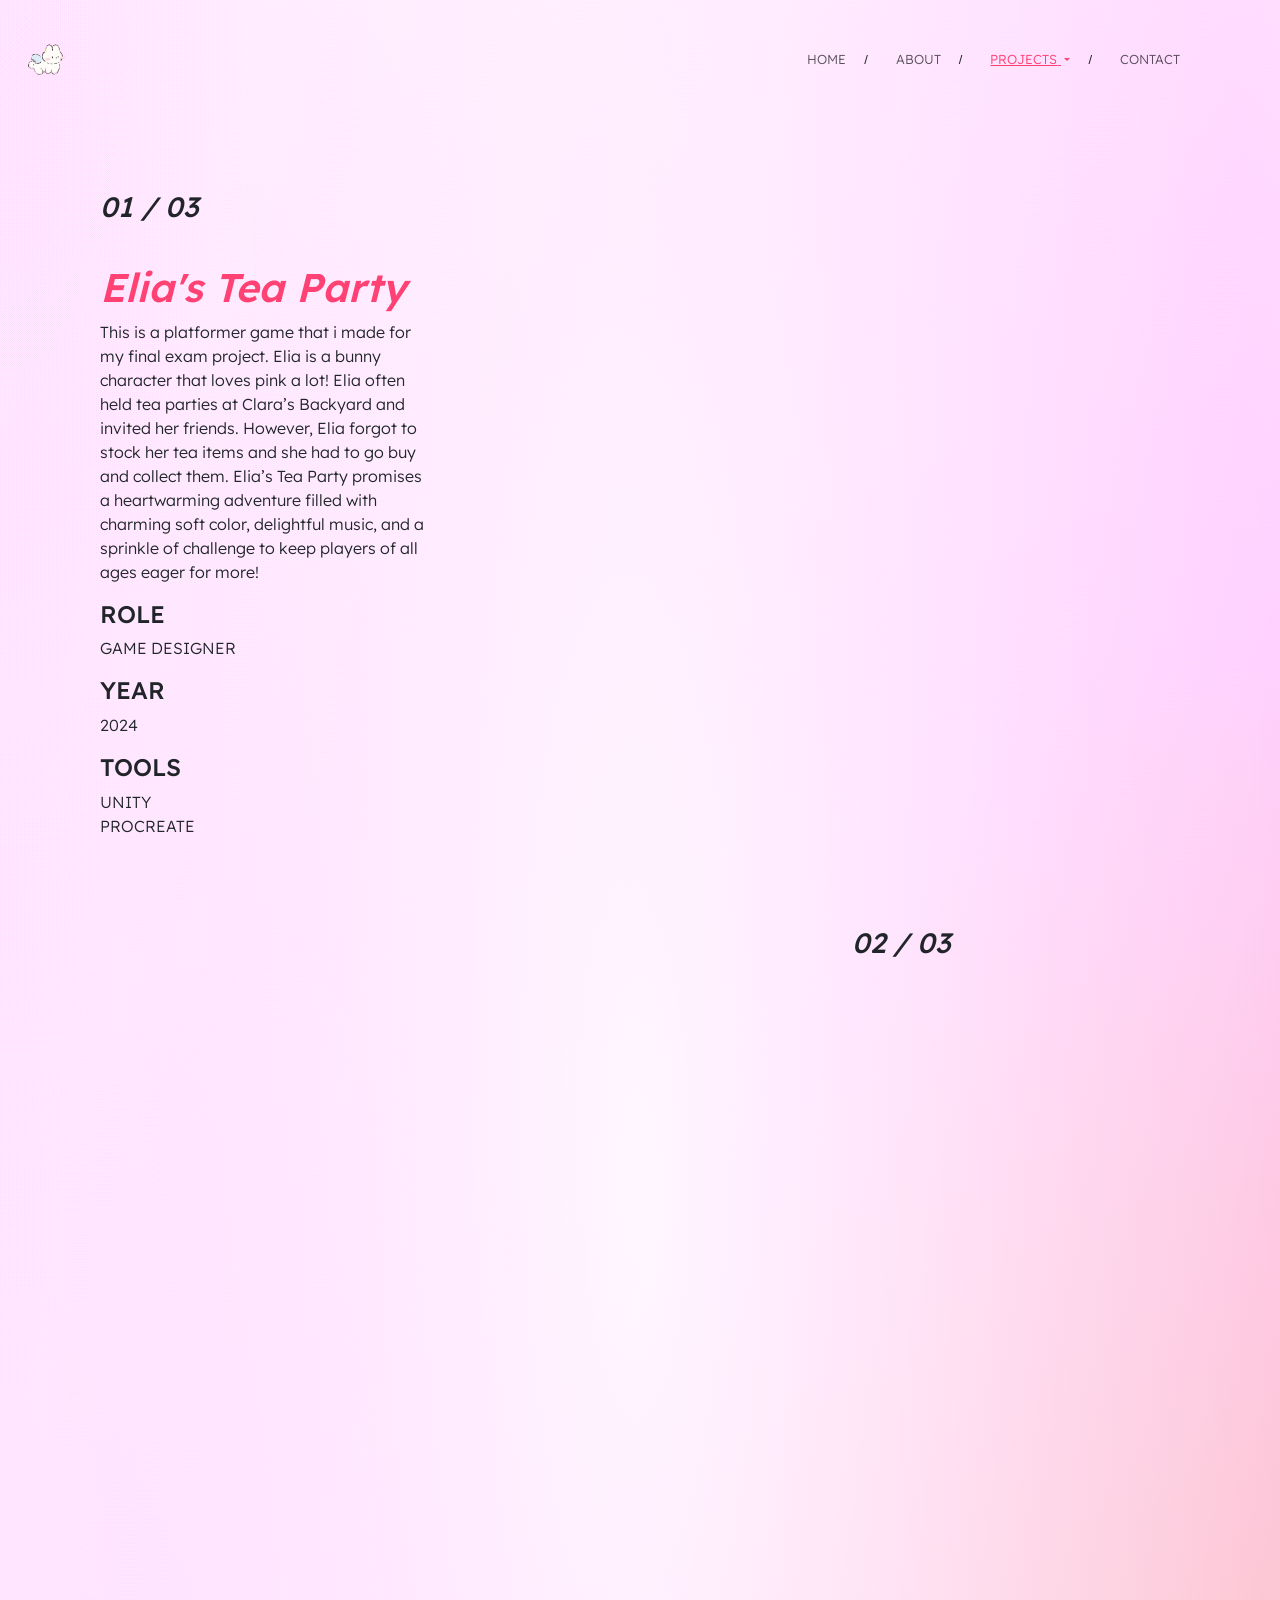
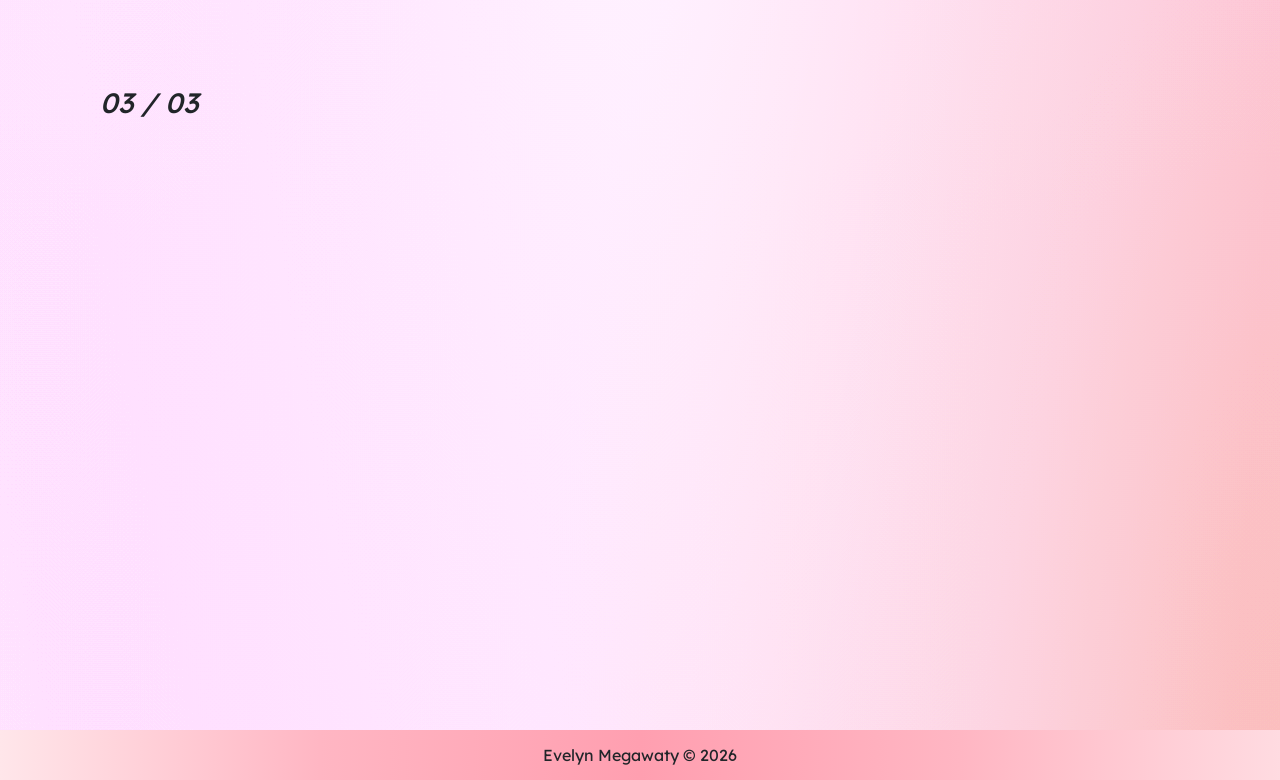
<file: motiongraphics.html>
<!DOCTYPE html>
<html>
    <head>
        <title>Evelyn's Portfolio</title>

        <link rel="stylesheet" text="text/css" href="CSS/styles.css">

        <meta charset="utf-8">
        <meta name="viewport" content="width=device-width, initial-scale=1">

        <link href="https://cdn.jsdelivr.net/npm/bootstrap@5.3.3/dist/css/bootstrap.min.css" rel="stylesheet" integrity="sha384-QWTKZyjpPEjISv5WaRU9OFeRpok6YctnYmDr5pNlyT2bRjXh0JMhjY6hW+ALEwIH" crossorigin="anonymous">
        <script src="https://cdn.jsdelivr.net/npm/bootstrap@5.3.3/dist/js/bootstrap.bundle.min.js" integrity="sha384-YvpcrYf0tY3lHB60NNkmXc5s9fDVZLESaAA55NDzOxhy9GkcIdslK1eN7N6jIeHz" crossorigin="anonymous"></script>

        <link rel="preconnect" href="https://fonts.googleapis.com">
        <link rel="preconnect" href="https://fonts.gstatic.com" crossorigin>
        <link href="https://fonts.googleapis.com/css2?family=Prompt:ital,wght@0,100;0,200;0,300;0,400;0,500;0,600;0,700;0,800;0,900;1,100;1,200;1,300;1,400;1,500;1,600;1,700;1,800;1,900&display=swap" rel="stylesheet">

        <link rel="preconnect" href="https://fonts.googleapis.com">
        <link rel="preconnect" href="https://fonts.gstatic.com" crossorigin>
        <link href="https://fonts.googleapis.com/css2?family=Lexend:wght@100..900&display=swap" rel="stylesheet">
        

         <!-- CSS -->

         <link href="aos-master/dist/aos.css" rel="stylesheet">



        
    <body>
      

      <!-- NAVBAR -->
      <header id="mainHeader">
        <nav class="navbar navbar-expand-lg navbar-light" id="nav">
            <div class="container-fluid">
              <a class="navbar-brand fs-2" href="#"><img src="imageasset/logo-01.png" width="=100" height="70"></a>
              <button class="navbar-toggler" type="button" data-bs-toggle="collapse" data-bs-target="#navbarSupportedContent" aria-controls="navbarSupportedContent" aria-expanded="false" aria-label="Toggle navigation">
                <span class="navbar-toggler-icon"></span>
              </button>
              <div class="collapse navbar-collapse" id="navbarSupportedContent">
                <ul class="navbar-nav ms-auto mb-2 mb-lg-0">
                  <li class="nav-item">
                    <a class="nav-link" aria-current="page" href="index.html"><span class="kaki">HOME</span></a>
                  </li>
                  <li class="nav-item">
                    <a class="nav-link" href="about.html"><span class="kaki">ABOUT</span></a>
                  </li>
                  <li class="nav-item dropdown active">
                    <a class="nav-link dropdown-toggle text-decoration-underline" href="#" role="button" data-bs-toggle="dropdown" aria-expanded="false"><span class="kaki">PROJECTS</span>
                    </a>
                    <ul class="dropdown-menu">
                      <li><a class="dropdown-item" href="motiongraphics.html"><span class="kaki">MOTION GRAPHICS</span></a></li>
                      <li><hr class="dropdown-divider"></li>
                      <li><a class="dropdown-item" href="UI_UXDESIGN.html"><span class="kaki">UI/UX DESIGN</span></a></li>
                      <li><hr class="dropdown-divider"></li>
                      <li><a class="dropdown-item" href="brandingidentity.html"><span class="kaki">BRANDING & IDENTITY</span></a></li>
                      <li><hr class="dropdown-divider"></li>
                      <li><a class="dropdown-item" href="printdesign.html"><span class="kaki">PRINT DESIGN</span></a></li>
                    </ul>
                  <!-- <li class="nav-item">
                    <a class="nav-link" href="/project.html">PROJECT</a>
                  </li> -->
                  <!-- <li class="nav-item dropdown">
                    <a class="nav-link dropdown-toggle" href="#" role="button" data-bs-toggle="dropdown" aria-expanded="false">
                      PROJECT
                    </a>
                    <ul class="dropdown-menu">
                      <li><a class="dropdown-item" href="#">BRANDING</a></li>
                      <li><hr class="dropdown-divider"></li>
                      <li><a class="dropdown-item" href="#">MOTION GRAPHICS</a></li>
                      <li><hr class="dropdown-divider"></li>
                      <li><a class="dropdown-item" href="#">UI/UX</a></li>
                    </ul> -->
                    <li class="nav-item">
                        <a class="nav-link" href="contact.html"><span class="kaki">CONTACT</span></a>
                      </li>
                </ul>
              </div>
            </div>
          </nav>
    </header>

    <section class="uiux">
        <div class="container-uiux">
            <div>
              <h3 class="nomor i"><i>01 / 03</i></h3>
            </div>
            <div class="video-uiux">
              <div class="row gx-5">
                <div data-aos="fade-right" class="col-12 col-lg-4">
                  <h1 class="judul1" style="font-weight: 550;"><i>Elia's Tea Party</i></h1>
                  <p class="kaki" style="font-weight: 300;">This is a platformer game that i made for my final exam project. Elia is a bunny character that loves pink a lot! Elia often held tea parties at Clara’s Backyard and invited her friends. However, Elia forgot to stock her tea items and she had to go buy and collect them. Elia’s Tea Party promises a heartwarming adventure filled with charming soft color, delightful music, and a sprinkle of challenge to keep players of all ages eager for more!</p>
                  <div class="mb-5">
                      <div>
                          <h4 class="kaki" >ROLE</h4>
                          <p class="kaki" style="font-weight: 300;">GAME DESIGNER</p>
                      </div>
                      <div>
                          <h4 class="kaki" >YEAR</h4>
                          <p class="kaki" style="font-weight: 300;">2024</p>
                      </div>
                      <div>
                          <h4 class="kaki" >TOOLS</h4>
                          <ul style="list-style: none; padding-left: 0px;">
                              <li class="kaki" style="font-weight: 300;">UNITY</li>
                              <li class="kaki" style="font-weight: 300;">PROCREATE</li>
                          </ul>
                      </div>
                      <!-- <div>
                          <a class="btn btn-outline-dark rounded-btn" href="https://drive.google.com/file/d/1XW8fYweAMQ52OYDxxgg_X2ew4e-oY4kG/view?usp=sharing" target="_blank" role="button" style="font-size: 12px;">DETAIL ↗</a>
                      </div> -->
                  </div>
                </div>
                  <div data-aos="fade-left" class="col-12 col-lg-8">
                      <div class="overflow-hidden rounded-5 w-100">
                        <iframe width="100%" height="500" src="https://www.youtube.com/embed/vgvk8KWKGkw?si=eWkNacABm6ETL1oK" title="YouTube video player" frameborder="0" allow="accelerometer; autoplay; clipboard-write; encrypted-media; gyroscope; picture-in-picture; web-share" referrerpolicy="strict-origin-when-cross-origin" allowfullscreen></iframe>
                      </div>
                </div>
              </div>
            </div>
          </div>

          <div class="container-uiux">
            <div class="row gx-5">
                <div class="col-12 col-lg-8"></div>
                <div class="col-12 col-lg-4">
                    <h3 class="nomor i"><i>02 / 03</i></h3>
                </div>
            </div>
            <div class="video-uiux">
              <div class="row gx-5 flex-column-reverse flex-lg-row">
                <div data-aos="fade-right" class="col-12 col-lg-8 pb-5">
                    <div class="overflow-hidden rounded-5 w-100">
                        <iframe width="100%" height="500" src="https://www.youtube.com/embed/fcPJPbiYCRE?si=5oyUHD0QPgJg_hZY" title="YouTube video player" frameborder="0" allow="accelerometer; autoplay; clipboard-write; encrypted-media; gyroscope; picture-in-picture; web-share" referrerpolicy="strict-origin-when-cross-origin" allowfullscreen></iframe>
                    </div>
              </div>
                <div data-aos="fade-left" class="col-12 col-lg-4">
                    <h1 class="judul1 i" style="font-weight: 550;"><i>Ramen Journey</i></h1>
                    <p class="kaki" style="font-weight: 300;">This is an explainer video created to provide education about the history of ramen and also how to make delicious ramen. This explainer video was made by a team of 4 people including me. I handled the assets as well as the animation and transitions in making this explainer video. The art style of this explainer video is textured pencil and has quite a lot of detail, especially in the shading and outline.</p>
                    <div class="mb-5">
                      <div>
                          <h4 class="kaki">ROLE</h4>
                          <p class="kaki" style="font-weight: 300;">2D DESIGNER</p>
                      </div>
                      <div>
                          <h4 class="kaki">YEAR</h4>
                          <p class="kaki" style="font-weight: 300;">2024</p>
                      </div>
                      <div>
                          <h4 class="kaki">TOOLS</h4>
                          <ul style="list-style: none; padding-left: 0px;">
                              <li class="kaki" style="font-weight: 300;">ADOBE AFTER EFFECTS</li>
                              <li class="kaki" style="font-weight: 300;">ADOBE ILLUSTRATOR</li>
                              <li class="kaki" style="font-weight: 300;">ADOBE PHOTOSHOP</li>
                              <li class="kaki" style="font-weight: 300;">PROCREATE</li>
                          </ul>
                      </div>
                      <!-- <div>
                          <a class="btn btn-outline-dark rounded-btn" href="https://drive.google.com/file/d/1XW8fYweAMQ52OYDxxgg_X2ew4e-oY4kG/view?usp=sharing" target="_blank" role="button" style="font-size: 12px;">DETAIL ↗</a>
                      </div> -->
                  </div>
                </div>
              </div>
            </div>
          </div>

        <div class="container-uiux">
          <div>
            <h3 class="nomor i"><i>03 / 03</i></h3>
          </div>
          <div class="video-uiux">
            <div class="row gx-5">
              <div data-aos="fade-right" class="col-12 col-lg-4">
                <h1 class="judul1 i" style="font-weight: 550;"><i>Mushy Fairy</i></h1>
                <p class="kaki" style="font-weight: 300;">For my final exam in 3D Art, i created Mushy Fairy. Mushy Fairy is a game that game that has a survival concept so you have to hunt and go on adventures. This game has missions that can be completed and there are several crates containing rewards like the one above the mushroom house. Apart from that, there are also weapons such as bows and arrows.</p>
                <div class="mb-5">
                    <div>
                        <h4 class="kaki">ROLE</h4>
                        <p class="kaki" style="font-weight: 300;">3D DESIGNER</p>
                    </div>
                    <div>
                        <h4 class="kaki">YEAR</h4>
                        <p class="kaki" style="font-weight: 300;">2023</p>
                    </div>
                    <div>
                        <h4 class="kaki">TOOLS</h4>
                        <ul style="list-style: none; padding-left: 0px;">
                            <li class="kaki" style="font-weight: 300;">BLENDER</li>
                            <!-- <li style="font-weight: 300;">AAA</li>
                            <li style="font-weight: 300;">FFF</li> -->
                        </ul>
                    </div>
                    <!-- <div>
                        <a class="btn btn-outline-dark rounded-btn" href="https://drive.google.com/file/d/1XW8fYweAMQ52OYDxxgg_X2ew4e-oY4kG/view?usp=sharing" target="_blank" role="button" style="font-size: 12px;">DETAIL ↗</a>
                    </div> -->
                </div>
              </div>
                <div data-aos="fade-left" class="col-12 col-lg-8">
                    <div class="overflow-hidden rounded-5 w-100">
                        <iframe width="100%" height="500" src="https://www.youtube.com/embed/WiuaSK5YBoQ?si=mEiAbG_Ru9IQvpob" title="YouTube video player" frameborder="0" allow="accelerometer; autoplay; clipboard-write; encrypted-media; gyroscope; picture-in-picture; web-share" referrerpolicy="strict-origin-when-cross-origin" allowfullscreen class="rounded-lg"></iframe>
                    </div>
              </div>
            </div>
          </div>
        </div>

       

        
      </div>
    </section>
    <footer class="d-flex justify-content-center align-items-center" style="height: 50px; background: linear-gradient(to right, #ffe6ea,#ffb6c3, #ff9fb0, #ffb6c3, #ffdbe1);">
        <p class="kaki mb-0">Evelyn Megawaty © 2026</p>
    </footer>
    

    <script src="JS/main.js"></script>
    <script src="aos-master/dist/aos.js"></script>
    </body>



    </head>

    <script>
        AOS.init({
          duration: 1500, // Animation duration in milliseconds
          // once: true,     // Animates only once when scrolling
        });
      </script>


</html>
</file>
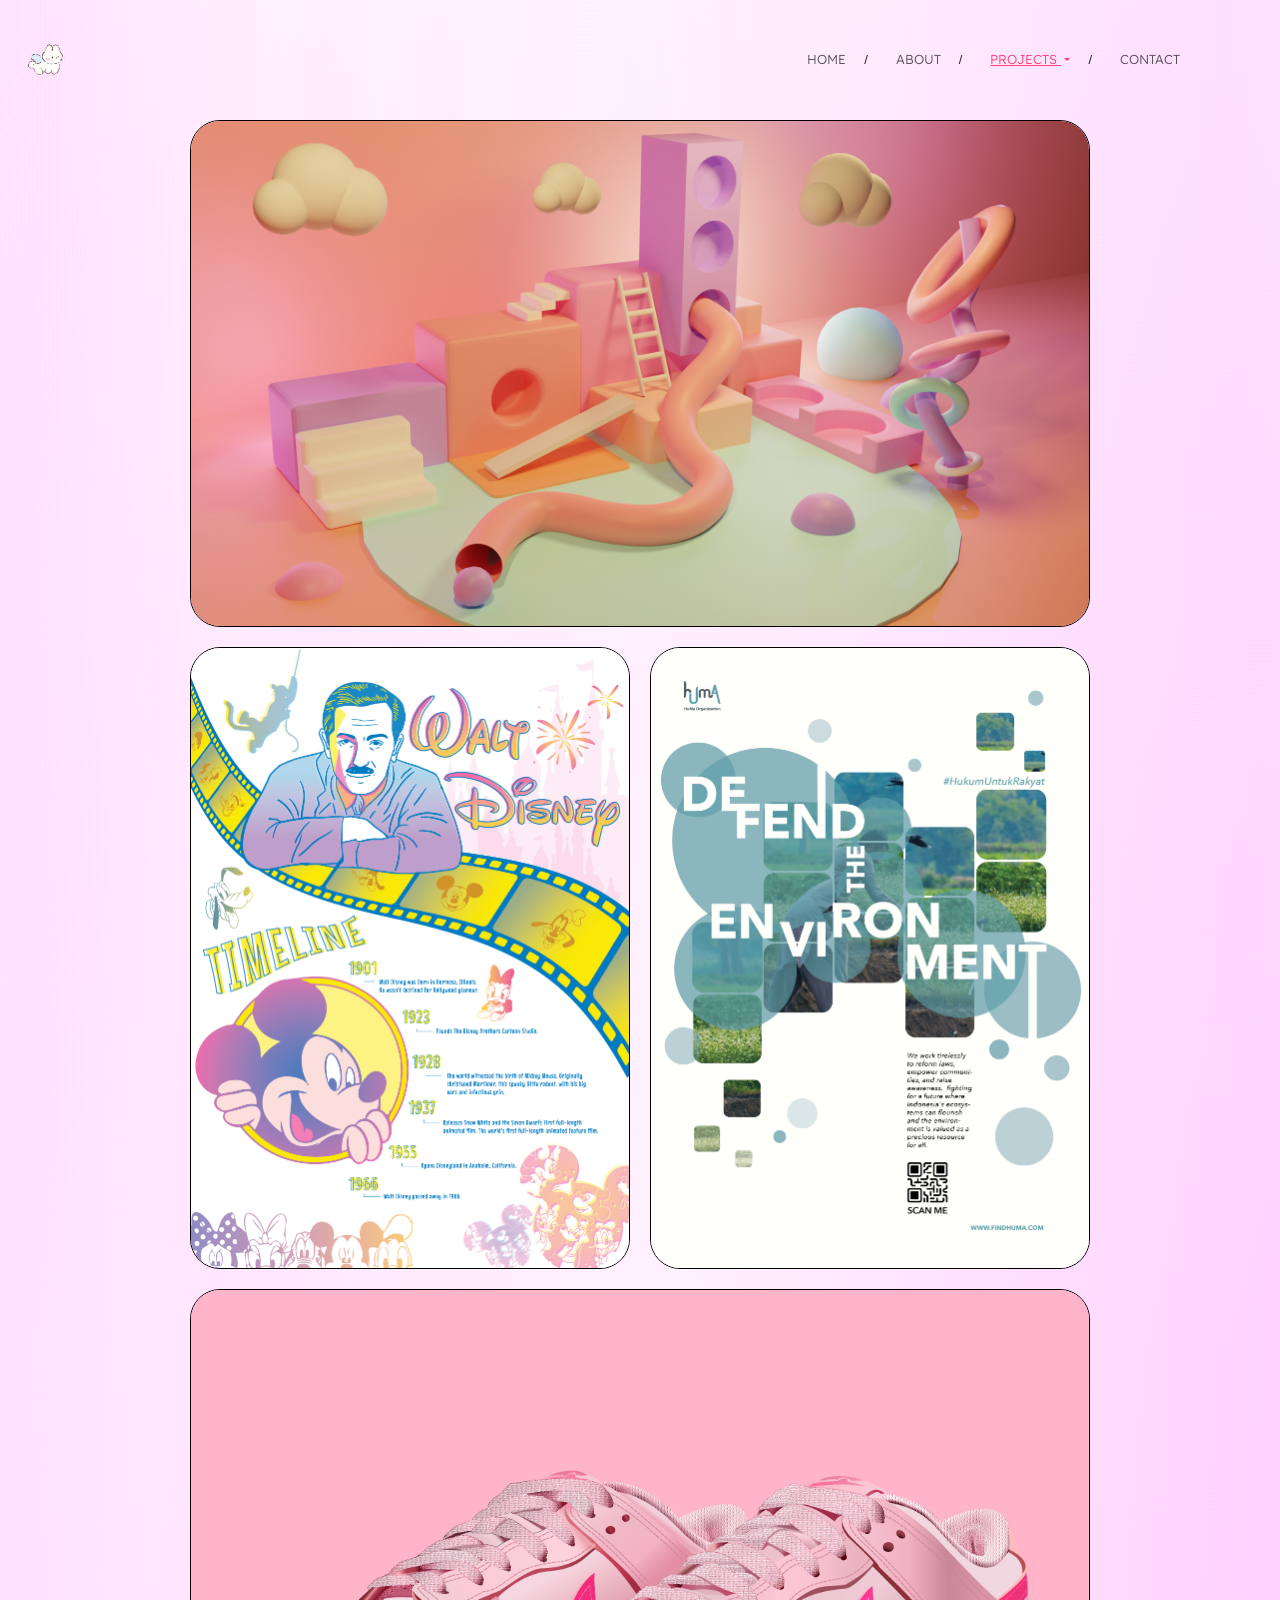
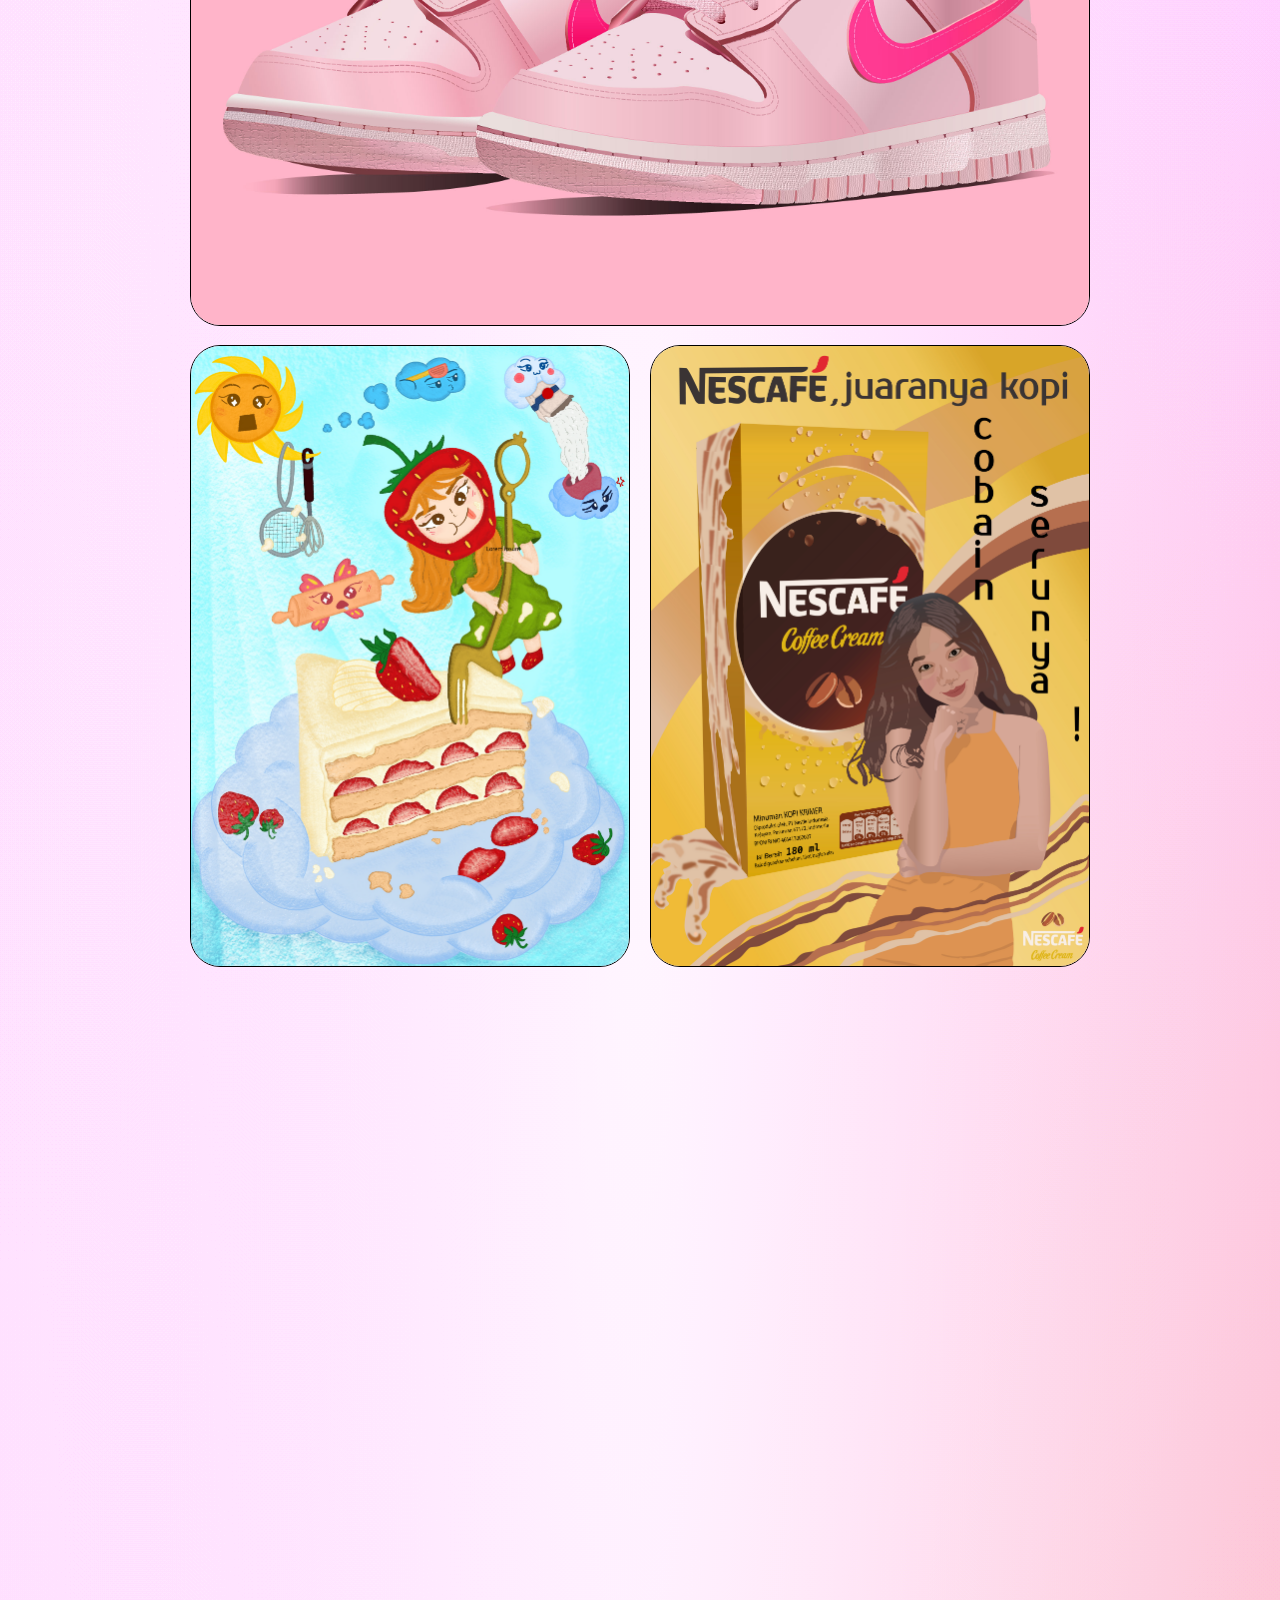
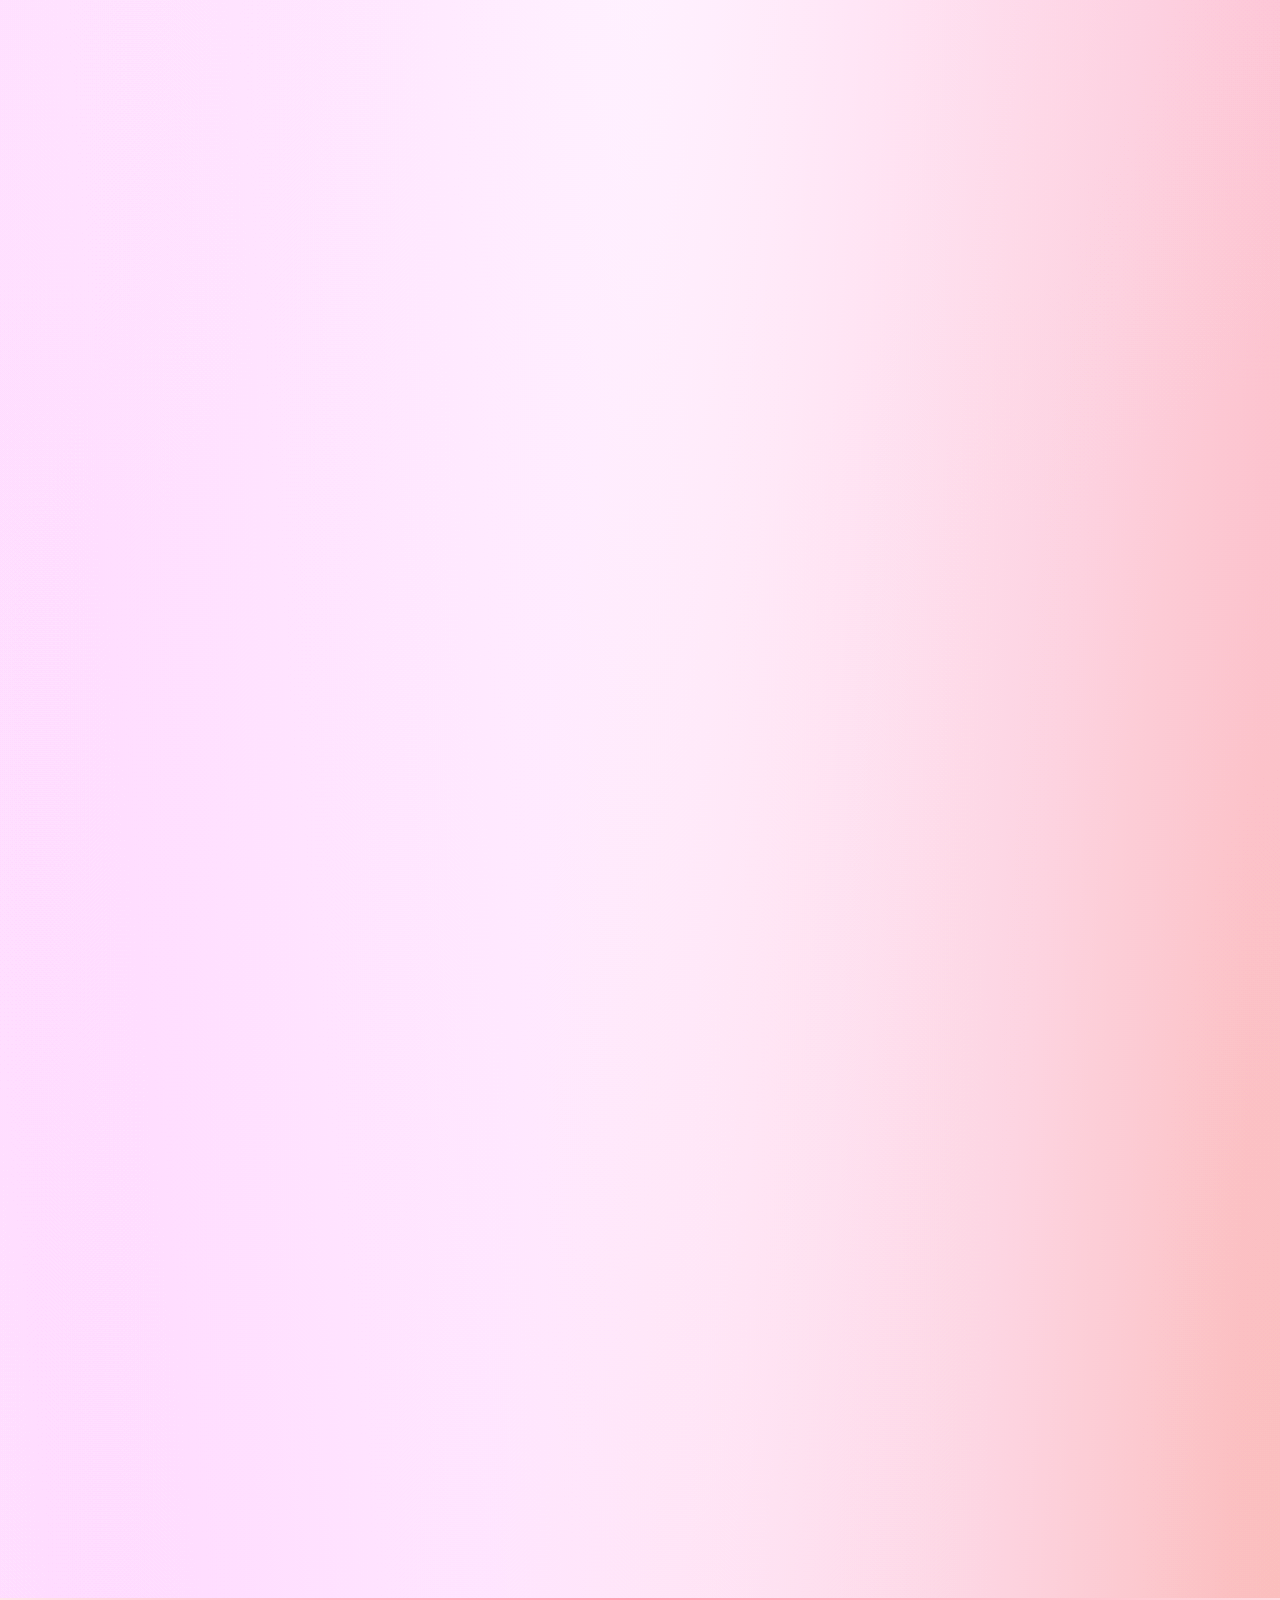
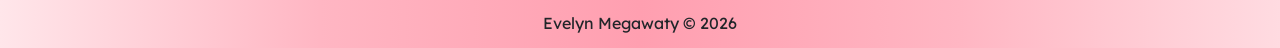
<file: printdesign.html>
<!DOCTYPE html>
<html>
    <head>
        <title>Evelyn's Portfolio</title>

        <link rel="stylesheet" text="text/css" href="CSS/styles.css">

        <meta charset="utf-8">
        <meta name="viewport" content="width=device-width, initial-scale=1">

        <link href="https://cdn.jsdelivr.net/npm/bootstrap@5.3.3/dist/css/bootstrap.min.css" rel="stylesheet" integrity="sha384-QWTKZyjpPEjISv5WaRU9OFeRpok6YctnYmDr5pNlyT2bRjXh0JMhjY6hW+ALEwIH" crossorigin="anonymous">
        <script src="https://cdn.jsdelivr.net/npm/bootstrap@5.3.3/dist/js/bootstrap.bundle.min.js" integrity="sha384-YvpcrYf0tY3lHB60NNkmXc5s9fDVZLESaAA55NDzOxhy9GkcIdslK1eN7N6jIeHz" crossorigin="anonymous"></script>

        <link rel="preconnect" href="https://fonts.googleapis.com">
        <link rel="preconnect" href="https://fonts.gstatic.com" crossorigin>
        <link href="https://fonts.googleapis.com/css2?family=Prompt:ital,wght@0,100;0,200;0,300;0,400;0,500;0,600;0,700;0,800;0,900;1,100;1,200;1,300;1,400;1,500;1,600;1,700;1,800;1,900&display=swap" rel="stylesheet">

        <link rel="preconnect" href="https://fonts.googleapis.com">
        <link rel="preconnect" href="https://fonts.gstatic.com" crossorigin>
        <link href="https://fonts.googleapis.com/css2?family=Lexend:wght@100..900&display=swap" rel="stylesheet">


        <link href="aos-master/dist/aos.css" rel="stylesheet">

        
        
    <body>
      

      <!-- NAVBAR -->
      <header id="mainHeader">
        <nav class="navbar navbar-expand-lg navbar-light" id="nav">
            <div class="container-fluid">
              <a class="navbar-brand fs-2" href="#"><img src="imageasset/logo-01.png" width="=100" height="70"></a>
              <button class="navbar-toggler" type="button" data-bs-toggle="collapse" data-bs-target="#navbarSupportedContent" aria-controls="navbarSupportedContent" aria-expanded="false" aria-label="Toggle navigation">
                <span class="navbar-toggler-icon"></span>
              </button>
              <div class="collapse navbar-collapse" id="navbarSupportedContent">
                <ul class="navbar-nav ms-auto mb-2 mb-lg-0">
                  <li class="nav-item">
                    <a class="nav-link" aria-current="page" href="index.html"><span class="kaki">HOME</span></a>
                  </li>
                  <li class="nav-item">
                    <a class="nav-link" href="about.html"><span class="kaki">ABOUT</span></a>
                  </li>
                  <li class="nav-item dropdown active">
                    <a class="nav-link dropdown-toggle text-decoration-underline" href="#" role="button" data-bs-toggle="dropdown" aria-expanded="false"><span class="kaki">PROJECTS</span>
                    </a>
                    <ul class="dropdown-menu">
                      <li><a class="dropdown-item" href="motiongraphics.html"><span class="kaki">MOTION GRAPHICS</span></a></li>
                      <li><hr class="dropdown-divider"></li>
                      <li><a class="dropdown-item" href="UI_UXDESIGN.html"><span class="kaki">UI/UX DESIGN</span></a></li>
                      <li><hr class="dropdown-divider"></li>
                      <li><a class="dropdown-item" href="brandingidentity.html"><span class="kaki">BRANDING & IDENTITY</span></a></li>
                      <li><hr class="dropdown-divider"></li>
                      <li><a class="dropdown-item" href="printdesign.html"><span class="kaki">PRINT DESIGN</span></a></li>
                    </ul>
                  <!-- <li class="nav-item">
                    <a class="nav-link" href="/project.html">PROJECT</a>
                  </li> -->
                  <!-- <li class="nav-item dropdown">
                    <a class="nav-link dropdown-toggle" href="#" role="button" data-bs-toggle="dropdown" aria-expanded="false">
                      PROJECT
                    </a>
                    <ul class="dropdown-menu">
                      <li><a class="dropdown-item" href="#">BRANDING</a></li>
                      <li><hr class="dropdown-divider"></li>
                      <li><a class="dropdown-item" href="#">MOTION GRAPHICS</a></li>
                      <li><hr class="dropdown-divider"></li>
                      <li><a class="dropdown-item" href="#">UI/UX</a></li>
                    </ul> -->
                    <li class="nav-item">
                        <a class="nav-link" href="contact.html"><span class="kaki">CONTACT</span></a>
                      </li>
                </ul>
              </div>
            </div>
          </nav>
    </header>

<div class="d-flex  justify-content-center mb-5" style="max-width: 900px; margin: auto;">
    <div class="d-flex flex-column printContainer">
        <div data-aos="flip-left"class="singleChild imageContainer" data-bs-toggle="modal" data-bs-target="#modal1">
            <img src="imageasset/print2.png" alt="">
        </div>
        <div class="d-flex doubleChild">
            <div data-aos="fade-up" class="imageContainer" data-bs-toggle="modal" data-bs-target="#modal2">
                <img src="imageasset/print5.png" alt="">
            </div>
            <div data-aos="fade-up" class="imageContainer" data-bs-toggle="modal" data-bs-target="#modal3">
                <img src="imageasset/print8.png" alt="">
            </div>
        </div>
        <div data-aos="flip-up" class="singleChild imageContainer" data-bs-toggle="modal" data-bs-target="#modal4">
            <img src="imageasset/print1.jpg" alt="">
        </div>
        <div data-aos="fade-down" class="d-flex doubleChild">
            <div class="imageContainer" data-bs-toggle="modal" data-bs-target="#modal5">
                <img src="imageasset/print4.png" alt="">
            </div>
            <div data-aos="fade-down" class="imageContainer" data-bs-toggle="modal" data-bs-target="#modal6">
                <img src="imageasset/print11.jpg" alt="">
            </div>
        </div>
        <div data-aos="zoom-in" class="singleChild imageContainer" data-bs-toggle="modal" data-bs-target="#modal7">
            <img src="imageasset/print3.png" alt="">
        </div>
        <div data-aos="fade-left" class="d-flex doubleChild">
            <div class="imageContainer" data-bs-toggle="modal" data-bs-target="#modal8">
                <img src="imageasset/print6.png" alt="">
            </div>
            <div data-aos="fade-right" class="imageContainer" data-bs-toggle="modal" data-bs-target="#modal9">
                <img src="imageasset/print7.png" alt="">
            </div>
        </div>
        <div data-aos="zoom-in-up" class="singleChild imageContainer" data-bs-toggle="modal" data-bs-target="#modal10">
            <img src="imageasset/print12.png" alt="">
        </div>
        <div data-aos="fade-left" class="d-flex doubleChild">
            <div class="imageContainer" data-bs-toggle="modal" data-bs-target="#modal11">
                <img src="imageasset/POSTER-01.png" alt="">
            </div>
            <div data-aos="fade-right" class="imageContainer" data-bs-toggle="modal" data-bs-target="#modal12">
                <img src="imageasset/POSTER-02.png" alt="">
            </div>
        </div>
    </div>
</div>
    <div class="modal fade" id="modal1" tabindex="-1" aria-labelledby="exampleModalLabel" aria-hidden="true">
        <div class="modal-dialog">
            <div class="modal-content">
                <div class="modal-body text-center p-5">
                <h2 class="judulpop" >3D ABSTRACT</h2>
                <p class="kaki">This project is the first assignment in the 3D Art & Interaction course. We are asked to create a Design Composition using basic object in blender.
                    compile the composition then arrange the POV of the camera's to frame the image.</p>
                <div>
                    <h4 class="judulpop">ROLE</h4>
                    <p class="kaki">3D DESIGNER</p>
                </div>
                <div>
                    <h4 class="judulpop">YEAR</h4>
                    <p class="kaki">2023</p>
                </div>
                <div>
                    <h4 class="judulpop">TOOLS</h4>
                    <p class="kaki">BLENDER</p>
                </div>
            </div>
            </div>
        </div>
    </div>

    <div class="modal fade" id="modal2" tabindex="-1" aria-labelledby="exampleModalLabel" aria-hidden="true">
        <div class="modal-dialog">
            <div class="modal-content">
                <div class="modal-body text-center p-5">
                <h2 class="judulpop">WALT DISNEY</h2>
                <p class="kaki">This is a design I made for Risograph Print. I chose Walt Disney characters to make infographics.</p>
                <div>
                    <h4 class="judulpop">ROLE</h4>
                    <p class="kaki">GRAPHIC DESIGNER</p>
                </div>
                <div>
                    <h4 class="judulpop">YEAR</h4>
                    <p class="kaki">2024</p>
                </div>
                <div>
                    <h4 class="judulpop">TOOLS</h4>
                    <p class="kaki">ADOBE ILLUSTRATOR</p>
                    <p class="kaki">ADOBE PHOTOSHOP</p>
                </div>
            </div>
            </div>
        </div>
    </div>

    <div class="modal fade" id="modal3" tabindex="-1" aria-labelledby="exampleModalLabel" aria-hidden="true">
        <div class="modal-dialog">
            <div class="modal-content">
                <div class="modal-body text-center p-5">
                <h2 class="judulpop">DEFEND THE ENVIRONMENT</h2>
                <p class="kaki">Creating the identity of the HuMa organization is my assignment in lectures. I was asked to design the logo, flyer, poster and website design. I use movement principles and emphasis to reach this eyecatching design.</p>
                <div>
                    <h4 class="judulpop">ROLE</h4>
                    <p class="kaki">GRAPHIC DESIGNER</p>
                </div>
                <div>
                    <h4 class="judulpop">YEAR</h4>
                    <p class="kaki">2023</p>
                </div>
                <div>
                    <h4 class="judulpop">TOOLS</h4>
                    <p class="kaki">ADOBE ILLUSTRATOR</p>
                    <p class="kaki">ADOBE PHOTOSHOP</p>
                </div>
            </div>
            </div>
        </div>
    </div>

    <div class="modal fade" id="modal4" tabindex="-1" aria-labelledby="exampleModalLabel" aria-hidden="true">
        <div class="modal-dialog">
            <div class="modal-content">
                <div class="modal-body text-center p-5">
                <h2 class="judulpop">SHOE TRACE</h2>
                <p class="kaki">I chose Nike shoes to track. This assignment is a mid-semester exam assignment in the Computer Graphics course in semester 1.</p>
                <div>
                    <h4 class="judulpop">ROLE</h4>
                    <p class="kaki">PRODUCT DESIGNER</p>
                </div>
                <div>
                    <h4 class="judulpop">YEAR</h4>
                    <p class="kaki">2022</p>
                </div>
                <div>
                    <h4 class="judulpop">TOOLS</h4>
                    <p class="kaki">ADOBE ILLUSTRATOR</p>
                </div>
            </div>
            </div>
        </div>
    </div>

    <div class="modal fade" id="modal5" tabindex="-1" aria-labelledby="exampleModalLabel" aria-hidden="true">
        <div class="modal-dialog">
            <div class="modal-content">
                <div class="modal-body text-center p-5">
                <h2 class="judulpop">STRABERRLYN</h2>
                <p class="kaki">Straberrlyn is a visualization of myself who likes cakes and sweet foods, and also strawberries. I also like making cakes. I chose soft colors because it reflects the way I like it.</p>
                <div>
                    <h4 class="judulpop">ROLE</h4>
                    <p class="kaki">ILLUSTRATOR</p>
                </div>
                <div>
                    <h4 class="judulpop">YEAR</h4>
                    <p class="kaki">2023</p>
                </div>
                <div>
                    <h4 class="judulpop">TOOLS</h4>
                    <p class="kaki">PROCREATE</p>
                </div>
            </div>
            </div>
        </div>
    </div>

    <div class="modal fade" id="modal6" tabindex="-1" aria-labelledby="exampleModalLabel" aria-hidden="true">
        <div class="modal-dialog">
            <div class="modal-content">
                <div class="modal-body text-center p-5">
                <h2 class="judulpop">NESCAFE COFFEE CREAM</h2>
                <p class="kaki">Nescafe Coffee Cream is a Vector Ads assignment. We are asked to use our own face and use the body of a predetermined model as a reference and create vector-based advertisements.</p>
                <div>
                    <h4 class="judulpop">ROLE</h4>
                    <p class="kaki">PRODUT DESIGNER</p>
                </div>
                <div>
                    <h4 class="judulpop">YEAR</h4>
                    <p class="kaki">2022</p>
                </div>
                <div>
                    <h4 class="judulpop">TOOLS</h4>
                    <p class="kaki">ADOBE ILLUSTRATOR</p>
                </div>
            </div>
            </div>
        </div>
    </div>

    <div class="modal fade" id="modal7" tabindex="-1" aria-labelledby="exampleModalLabel" aria-hidden="true">
        <div class="modal-dialog">
            <div class="modal-content">
                <div class="modal-body text-center p-5">
                <h2 class="judulpop">PESONA INDONESIA</h2>
                <p class="kaki">In this mural, I raised the theme of Indonesian Charm. I illustrate the peacock as an animal that is characteristic of Indonesia. I also added a crown on top of the peacock to indicate its majestic beauty. Headline "Pesona Indonesia: I use it to emphasize the theme I raise. I also depicted the waves above the dancer's head as a sign that Indonesia is a country that has vast oceans.</p>
                <div>
                    <h4 class="judulpop">ROLE</h4>
                    <p class="kaki">ILLUSTRATOR</p>
                </div>
                <div>
                    <h4 class="judulpop">YEAR</h4>
                    <p class="kaki">2023</p>
                </div>
                <div>
                    <h4 class="judulpop">TOOLS</h4>
                    <p class="kaki">PROCREATE</p>
                </div>
            </div>
            </div>
        </div>
    </div>

    <div class="modal fade" id="modal8" tabindex="-1" aria-labelledby="exampleModalLabel" aria-hidden="true">
        <div class="modal-dialog">
            <div class="modal-content">
                <div class="modal-body text-center p-5">
                <h2 class="judulpop">EQUITY FOR THE PEOPLE (FRONT) </h2>
                <p class="kaki">I made this flyer using the technique of overlapping several images and shapes which I varied in opacity. I played typography on the available grid.</p>
                <div>
                    <h4 class="judulpop">ROLE</h4>
                    <p class="kaki">GRAPHIC DESIGNER</p>
                </div>
                <div>
                    <h4 class="judulpop">YEAR</h4>
                    <p class="kaki">2023</p>
                </div>
                <div>
                    <h4 class="judulpop">TOOLS</h4>
                    <p class="kaki">ADOBE ILLUSTRATOR</p>
                    <p class="kaki">ADOBE PHOTOSHOP</p>
                </div>
            </div>
            </div>
        </div>
    </div>

    <div class="modal fade" id="modal9" tabindex="-1" aria-labelledby="exampleModalLabel" aria-hidden="true">
        <div class="modal-dialog">
            <div class="modal-content">
                <div class="modal-body text-center p-5">
                <h2 class="judulpop">EQUITY FOR THE PEOPLE (BACK)</h2>
                <p class="kaki">I made this flyer using the technique of overlapping several images and shapes which I varied in opacity. I played typography on the available grid.</p>
                <div>
                    <h4 class="judulpop">ROLE</h4>
                    <p class="kaki">GRAPHIC DESIGNER</p>
                </div>
                <div>
                    <h4 class="judulpop">YEAR</h4>
                    <p class="kaki">2023</p>
                </div>
                <div>
                    <h4 class="judulpop">TOOLS</h4>
                    <p class="kaki">ADOBE ILLUSTRATOR</p>
                    <p class="kaki">ADOBE PHOTOSHOP</p>
                </div>
            </div>
            </div>
        </div>
    </div>

    <div class="modal fade" id="modal10" tabindex="-1" aria-labelledby="exampleModalLabel" aria-hidden="true">
        <div class="modal-dialog">
            <div class="modal-content">
                <div class="modal-body text-center p-5">
                <h2 class="judulpop">ELIA'S TEA PARTY</h2>
                <p class="kaki">I made this illustration to be the background for my game, namely Elia's Tea Party. I chose bright colors to give a cheerful impression to this game.</p>
                <div>
                    <h4 class="judulpop">ROLE</h4>
                    <p class="kaki">ILLUSTRATOR</p>
                </div>
                <div>
                    <h4 class="judulpop">YEAR</h4>
                    <p class="kaki">2024</p>
                </div>
                <div>
                    <h4 class="judulpop">TOOLS</h4>
                    <p class="kaki">PROCREATE</p>
                </div>
            </div>
            </div>
        </div>
    </div>

    <div class="modal fade" id="modal11" tabindex="-1" aria-labelledby="exampleModalLabel" aria-hidden="true">
        <div class="modal-dialog">
            <div class="modal-content">
                <div class="modal-body text-center p-5">
                <h2 class="judulpop">MOBILE WEB PROMOTION POSTER</h2>
                <p class="kaki">I created this mobile poster by layering custom illustrations, Peranakan motifs, and typography to create a cohesive visual composition. I experimented with scale, spacing, and placement to create hierarchy while maintaining a premium and contemporary look.</p>
                <div>
                    <h4 class="judulpop">ROLE</h4>
                    <p class="kaki">GRAPHIC DESIGNER</p>
                </div>
                <div>
                    <h4 class="judulpop">YEAR</h4>
                    <p class="kaki">2026</p>
                </div>
                <div>
                    <h4 class="judulpop">TOOLS</h4>
                    <p class="kaki">ADOBE ILLUSTRATOR</p>
                    <p class="kaki">ADOBE PHOTOSHOP</p>
                </div>
            </div>
            </div>
        </div>
    </div>

    <div class="modal fade" id="modal12" tabindex="-1" aria-labelledby="exampleModalLabel" aria-hidden="true">
        <div class="modal-dialog">
            <div class="modal-content">
                <div class="modal-body text-center p-5">
                <h2 class="judulpop">PROMOTION POSTER</h2>
                <p class="kaki">I designed this promotional poster by combining product imagery, custom illustrations, and typography. I experimented with layering, scale, and spacing to create a visually engaging composition while maintaining Tian Banana’s premium identity.</p>
                <div>
                    <h4 class="judulpop">ROLE</h4>
                    <p class="kaki">GRAPHIC DESIGNER</p>
                </div>
                <div>
                    <h4 class="judulpop">YEAR</h4>
                    <p class="kaki">2026</p>
                </div>
                <div>
                    <h4 class="judulpop">TOOLS</h4>
                    <p class="kaki">ADOBE ILLUSTRATOR</p>
                    <p class="kaki">ADOBE PHOTOSHOP</p>
                </div>
            </div>
            </div>
        </div>
    </div>


    <footer class="d-flex justify-content-center align-items-center" style="height: 50px; background: linear-gradient(to right, #ffe6ea,#ffb6c3, #ff9fb0, #ffb6c3, #ffdbe1);">
        <p class="mb-0 kaki">Evelyn Megawaty © 2026</p>
    </footer>

    <script src="JS/main.js"></script>
    <script src="aos-master/dist/aos.js"></script>
    </body>



    </head>

<script>
        AOS.init({
          duration: 1500, // Animation duration in milliseconds
          once: true,     // Animates only once when scrolling
        });
      </script>


</html>
</file>
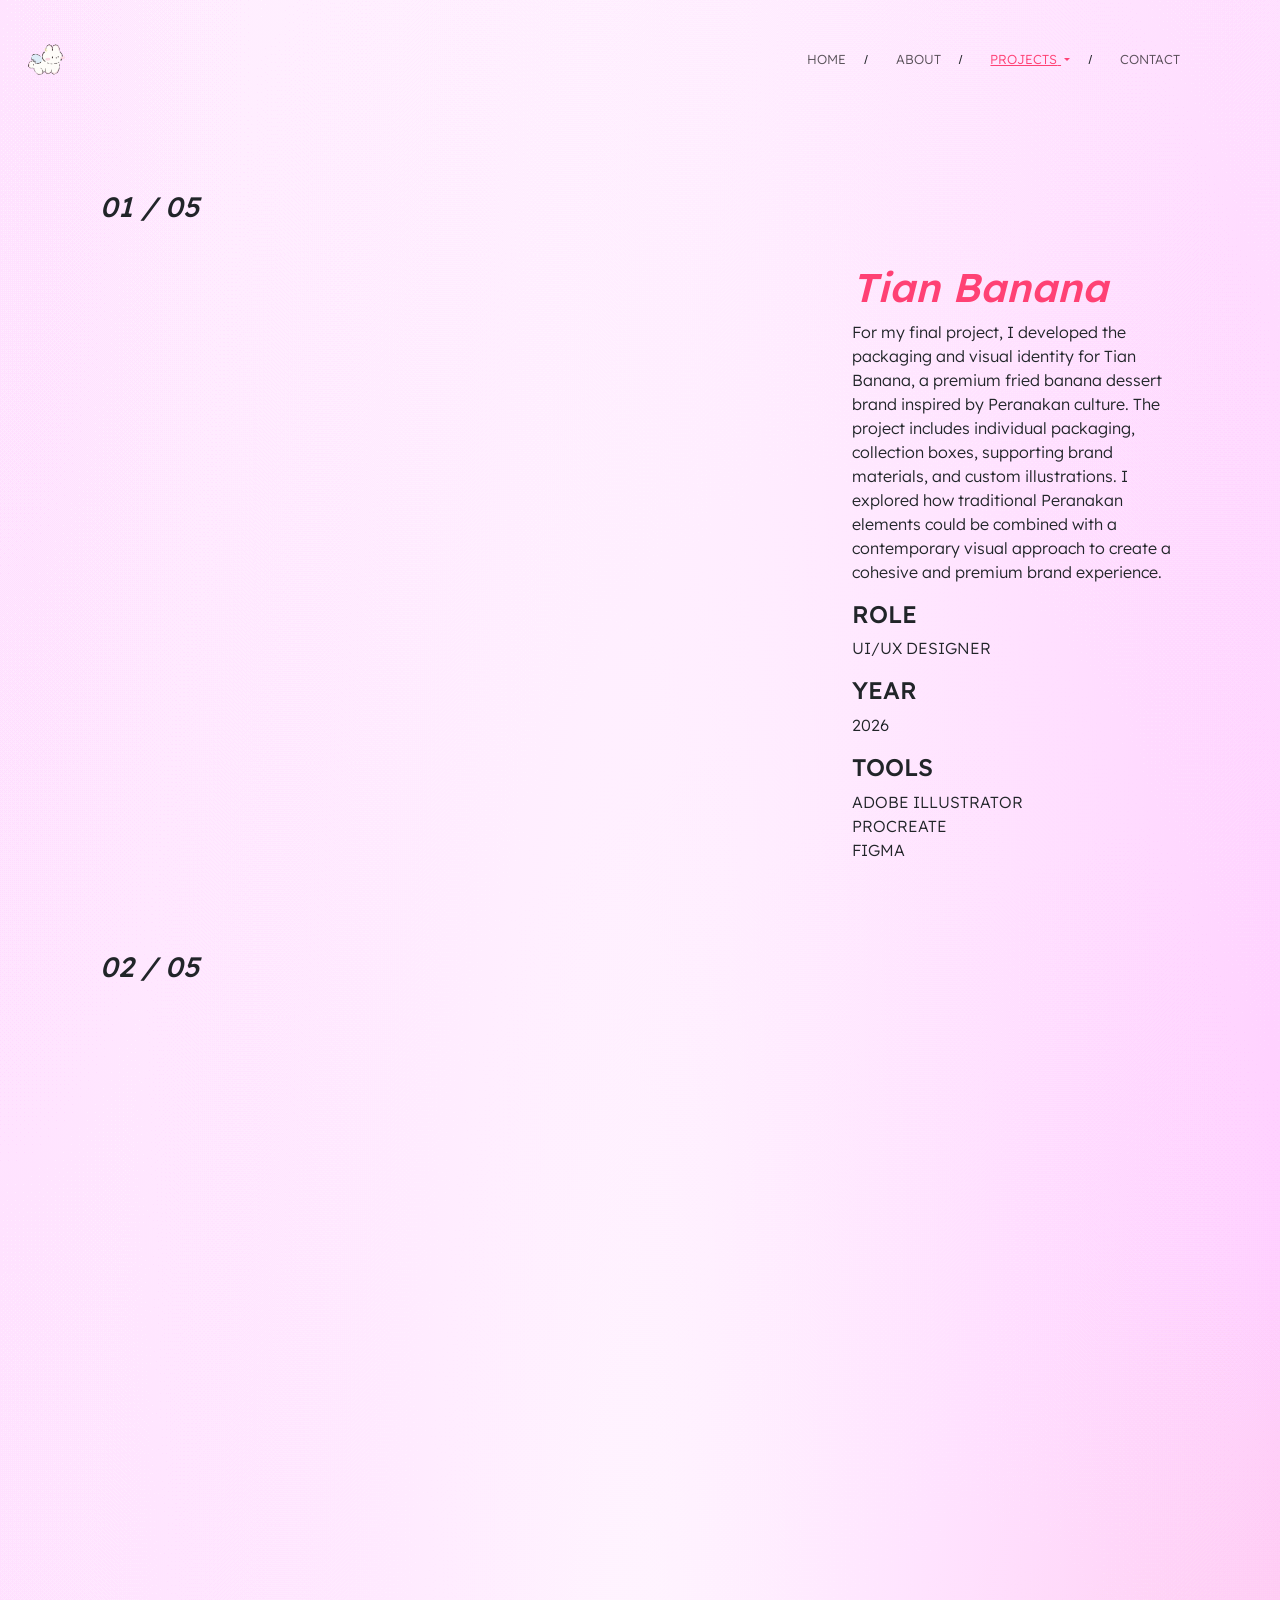
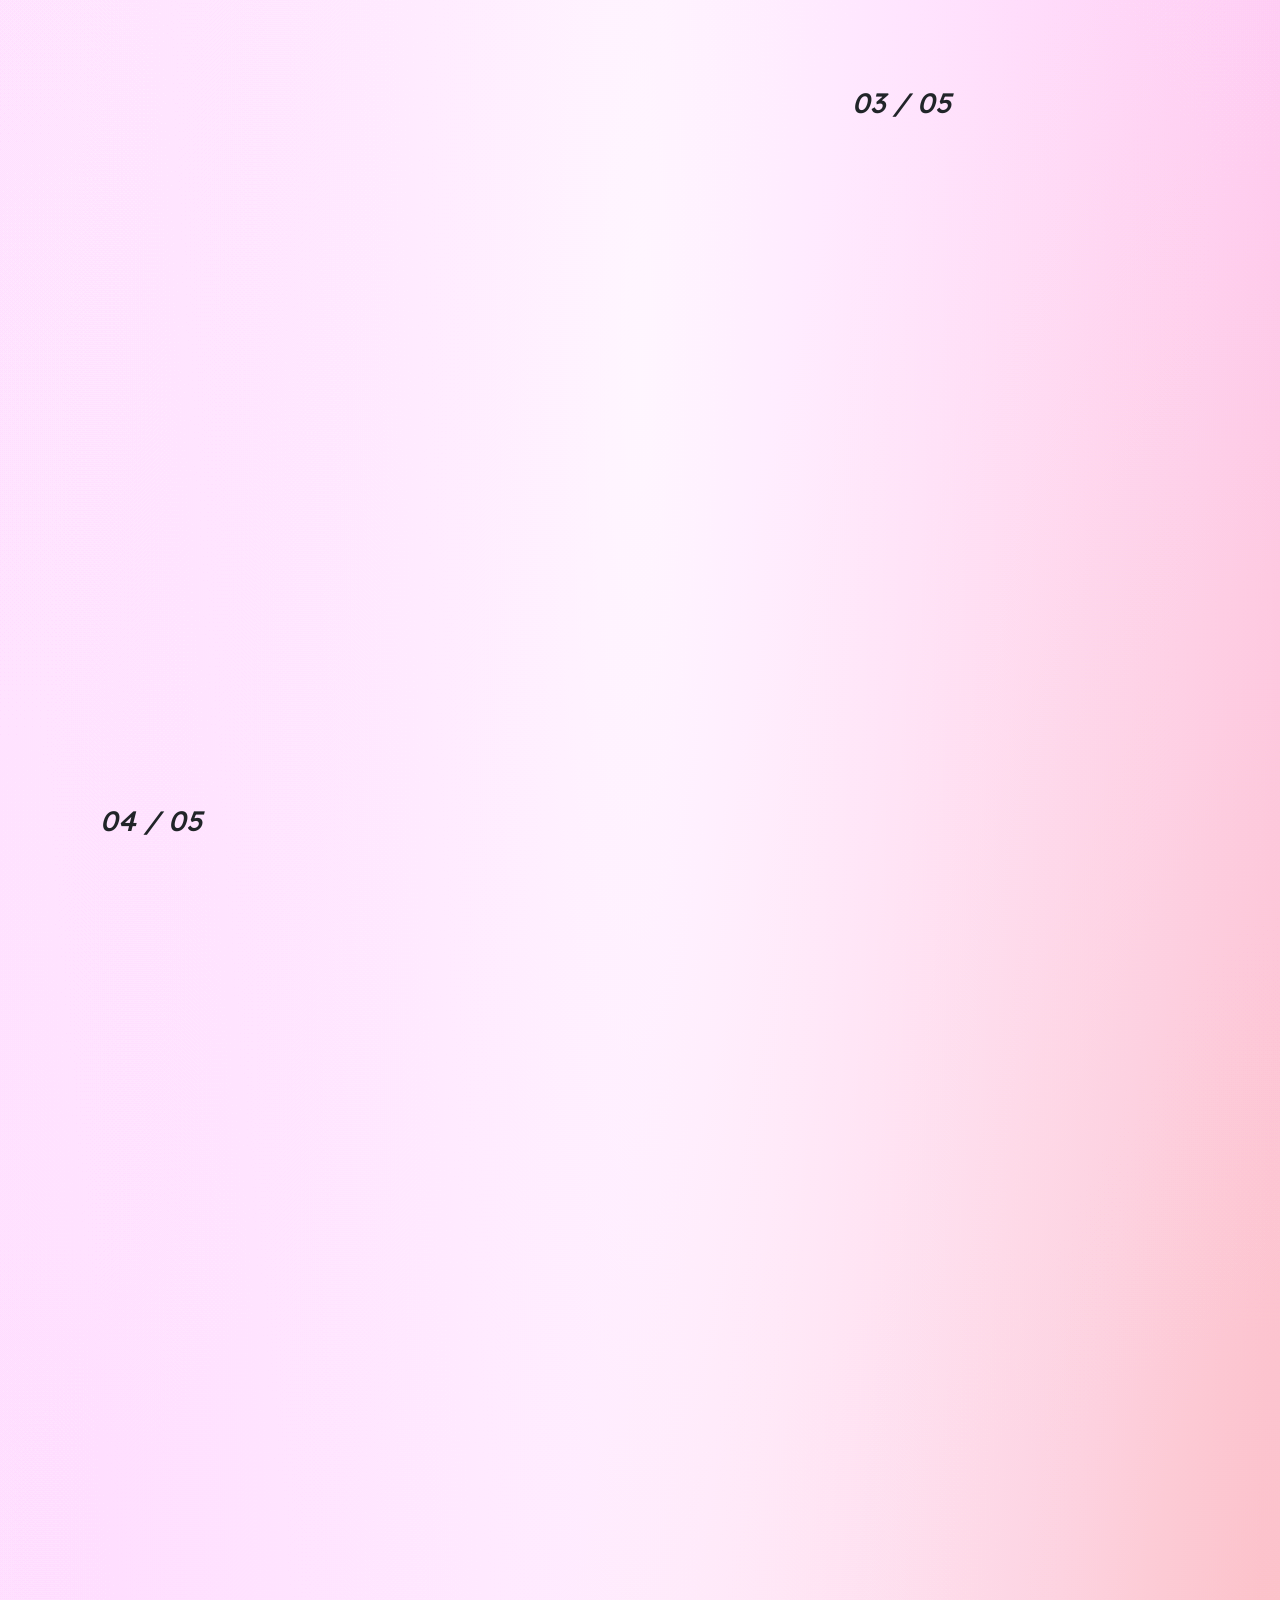
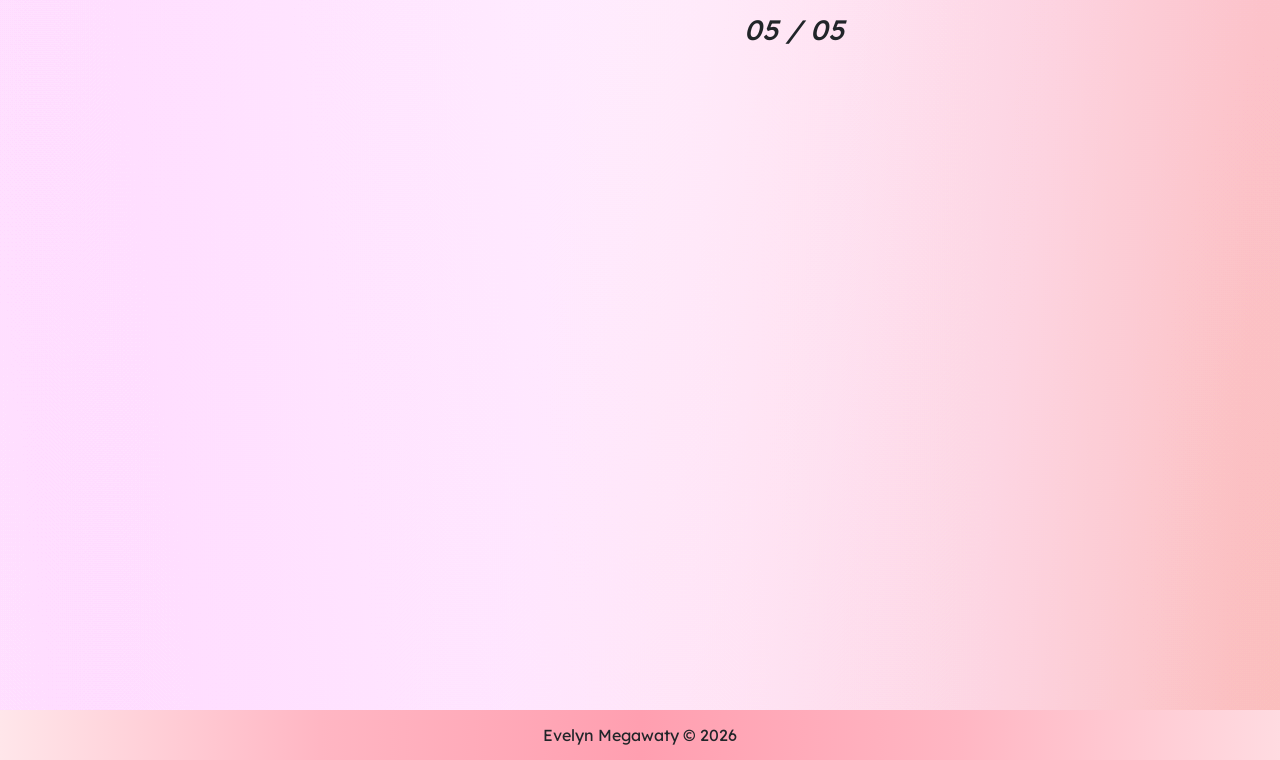
<file: UI_UXDESIGN.html>
<!DOCTYPE html>
<html lang="en">
<head>
  <title>Evelyn's Portfolio</title>

    <link rel="stylesheet" text="text/css" href="CSS/styles.css">

    <meta charset="utf-8">
    <meta name="viewport" content="width=device-width, initial-scale=1">

    <link href="https://cdn.jsdelivr.net/npm/bootstrap@5.3.3/dist/css/bootstrap.min.css" rel="stylesheet" integrity="sha384-QWTKZyjpPEjISv5WaRU9OFeRpok6YctnYmDr5pNlyT2bRjXh0JMhjY6hW+ALEwIH" crossorigin="anonymous">
    <script src="https://cdn.jsdelivr.net/npm/bootstrap@5.3.3/dist/js/bootstrap.bundle.min.js" integrity="sha384-YvpcrYf0tY3lHB60NNkmXc5s9fDVZLESaAA55NDzOxhy9GkcIdslK1eN7N6jIeHz" crossorigin="anonymous"></script>

    <link rel="preconnect" href="https://fonts.googleapis.com">
    <link rel="preconnect" href="https://fonts.gstatic.com" crossorigin>
    <link href="https://fonts.googleapis.com/css2?family=Prompt:ital,wght@0,100;0,200;0,300;0,400;0,500;0,600;0,700;0,800;0,900;1,100;1,200;1,300;1,400;1,500;1,600;1,700;1,800;1,900&display=swap" rel="stylesheet">

    <link href="aos-master/dist/aos.css" rel="stylesheet">


    <link rel="preconnect" href="https://fonts.googleapis.com">
<link rel="preconnect" href="https://fonts.gstatic.com" crossorigin>
<link href="https://fonts.googleapis.com/css2?family=Lexend:wght@100..900&display=swap" rel="stylesheet">


    
</head>
<body>
  <header id="mainHeader">
    <nav class="navbar navbar-expand-lg navbar-light" id="nav">
        <div class="container-fluid">
          <a class="navbar-brand fs-2" href="#"><img src="imageasset/logo-01.png" width="=100" height="70"></a>
          <button class="navbar-toggler" type="button" data-bs-toggle="collapse" data-bs-target="#navbarSupportedContent" aria-controls="navbarSupportedContent" aria-expanded="false" aria-label="Toggle navigation">
            <span class="navbar-toggler-icon"></span>
          </button>
          <div class="collapse navbar-collapse" id="navbarSupportedContent">
            <ul class="navbar-nav ms-auto mb-2 mb-lg-0">
              <li class="nav-item">
                <a class="nav-link" aria-current="page" href="index.html"><span class="kaki">HOME</span></a>
              </li>
              <li class="nav-item">
                <a class="nav-link" href="about.html"><span class="kaki">ABOUT</span></a>
              </li>
              <li class="nav-item dropdown active">
                <a class="nav-link dropdown-toggle text-decoration-underline" href="#" role="button" data-bs-toggle="dropdown" aria-expanded="false"><span class="kaki">PROJECTS</span>
                </a>
                <ul class="dropdown-menu">
                  <li><a class="dropdown-item" href="motiongraphics.html"><span class="kaki">MOTION GRAPHICS</span></a></li>
                  <li><hr class="dropdown-divider"></li>
                  <li><a class="dropdown-item" href="UI_UXDESIGN.html"><span class="kaki">UI/UX DESIGN</span></a></li>
                  <li><hr class="dropdown-divider"></li>
                  <li><a class="dropdown-item" href="brandingidentity.html"><span class="kaki">BRANDING & IDENTITY</span></a></li>
                  <li><hr class="dropdown-divider"></li>
                  <li><a class="dropdown-item" href="printdesign.html"><span class="kaki">PRINT DESIGN</span></a></li>
                </ul>
              <!-- <li class="nav-item">
                <a class="nav-link" href="/project.html">PROJECT</a>
              </li> -->
              <!-- <li class="nav-item dropdown">
                <a class="nav-link dropdown-toggle" href="#" role="button" data-bs-toggle="dropdown" aria-expanded="false">
                  PROJECT
                </a>
                <ul class="dropdown-menu">
                  <li><a class="dropdown-item" href="#">BRANDING</a></li>
                  <li><hr class="dropdown-divider"></li>
                  <li><a class="dropdown-item" href="#">MOTION GRAPHICS</a></li>
                  <li><hr class="dropdown-divider"></li>
                  <li><a class="dropdown-item" href="#">UI/UX</a></li>
                </ul> -->
                <li class="nav-item">
                    <a class="nav-link" href="contact.html"><span class="kaki">CONTACT</span></a>
                  </li>
            </ul>
          </div>
        </div>
      </nav>
</header>
    
    <section class="uiux">

      <div class="container-uiux">
        <div>
          <h3 class="nomor i"><i>01 / 05</i></h3>
        </div>
      
        <div class="video-uiux">
          <div class="row gx-5 align-items-center">
      
            <!-- VIDEO DI KIRI -->
            <div class="col-12 col-lg-8 order-1 order-lg-1">
              <div data-aos="fade-right" class="overflow-hidden rounded-5 w-100">
                <iframe 
                  width="100%" 
                  height="500"
                  src="https://www.youtube.com/embed/LHwSQMlUJ0Y"
                  title="Tian Banana"
                  frameborder="0"
                  allow="accelerometer; autoplay; clipboard-write; encrypted-media; gyroscope; picture-in-picture; web-share"
                  referrerpolicy="strict-origin-when-cross-origin"
                  allowfullscreen>
                </iframe>
              </div>
            </div>
      
            <!-- TULISAN DI KANAN -->
            <div data-aos="fade-left" class="col-12 col-lg-4 order-2 order-lg-2">
      
              <h1 class="judul1 i" style="font-weight: 550;">
                <i>Tian Banana</i>
              </h1>
      
              <p class="kaki" style="font-weight: 300;">
                For my final project, I developed the packaging and visual identity
                for Tian Banana, a premium fried banana dessert brand inspired by
                Peranakan culture. The project includes individual packaging,
                collection boxes, supporting brand materials, and custom
                illustrations. I explored how traditional Peranakan elements could
                be combined with a contemporary visual approach to create a cohesive
                and premium brand experience.
              </p>
      
              <div class="mb-5">
      
                <div>
                  <h4 class="kaki">ROLE</h4>
                  <p class="kaki" style="font-weight: 300;">UI/UX DESIGNER</p>
                </div>
      
                <div>
                  <h4 class="kaki">YEAR</h4>
                  <p class="kaki" style="font-weight: 300;">2026</p>
                </div>
      
                <div>
                  <h4 class="kaki">TOOLS</h4>
                  <ul style="list-style: none; padding-left: 0px;">
                    <li class="kaki" style="font-weight: 300;">ADOBE ILLUSTRATOR</li>
                    <li class="kaki" style="font-weight: 300;">PROCREATE</li>
                    <li class="kaki" style="font-weight: 300;">FIGMA</li>
                  </ul>
                </div>
      
              </div>
            </div>
      
          </div>
        </div>
      </div>
      
      <div class="container-uiux">
        <div>
          <h3 class="nomor i"><i>02 / 05</i></h3>
        </div>
        <div class="video-uiux">
          <div class="row gx-5">
            <div data-aos="fade-right" class="col-12 col-lg-4">
              <h1 class="judul1 i" style="font-weight: 550;"><i>HUMA</i></h1>
              <p class="kaki" style="font-weight: 300;">For my coursework, I am tasked with creating the brand identity for the HuMa organization. This includes designing a logo that reflects its mission, as well as a flyer, poster, and website. For the website’s motion design, I’m using Microsoft PowerPoint to add dynamic animations. This project allows me to develop a cohesive visual identity for HuMa across multiple formats.</p>
              <div class="mb-5">
                  <div>
                      <h4 class="kaki">ROLE</h4>
                      <p class="kaki" style="font-weight: 300;">UI/UX DESIGNER</p>
                  </div>
                  <div>
                      <h4 class="kaki">YEAR</h4>
                      <p class="kaki" style="font-weight: 300;">2023</p>
                  </div>
                  <div>
                      <h4 class="kaki">TOOLS</h4>
                      <ul style="list-style: none; padding-left: 0px;">
                          <li class="kaki" style="font-weight: 300;">ADOBE ILLUSTRATOR</li>
                          <li class="kaki" style="font-weight: 300;">ADOBE PHOTOSHOP</li>
                          <li class="kaki" style="font-weight: 300;">MICROSOFT POWERPOINT</li>
                      </ul>
                  </div>
                  <!-- <div>
                      <a class="btn btn-outline-dark rounded-btn" href="https://drive.google.com/file/d/1XW8fYweAMQ52OYDxxgg_X2ew4e-oY4kG/view?usp=sharing" target="_blank" role="button" style="font-size: 12px;">DETAIL ↗</a>
                  </div> -->
              </div>
            </div>
              <div class="col-12 col-lg-8">
                  <div data-aos="fade-left" class="overflow-hidden rounded-5 w-100">
                    <iframe width="100%" height="500" src="https://www.youtube.com/embed/6ztDyjQnSnY?si=v7AzFetOLAmmGNoM" title="YouTube video player" frameborder="0" allow="accelerometer; autoplay; clipboard-write; encrypted-media; gyroscope; picture-in-picture; web-share" referrerpolicy="strict-origin-when-cross-origin" allowfullscreen></iframe>
                  </div>
            </div>
          </div>
        </div>
      </div>

      <div class="container-uiux">
          <div class="row gx-5">
              <div class="col-12 col-lg-8"></div>
              <div class="col-12 col-lg-4">
                  <h3 class="nomor i"><i>03 / 05</i></h3>
              </div>
          </div>
          <div class="video-uiux">
            <div class="row gx-5 flex-column-reverse flex-lg-row">
              <div class="col-12 col-lg-8 pb-5">
                  <div data-aos="fade-right" class="overflow-hidden rounded-5 w-100">
                    <iframe width="100%" height="500" src="https://www.youtube.com/embed/29vg6n4jesI?si=tTGLqwGJxc0ODZ8D" title="YouTube video player" frameborder="0" allow="accelerometer; autoplay; clipboard-write; encrypted-media; gyroscope; picture-in-picture; web-share" referrerpolicy="strict-origin-when-cross-origin" allowfullscreen></iframe>
                  </div>
            </div>
              <div data-aos="fade-left" class="col-12 col-lg-4">
                  <h1 class="judul1 i" style="font-weight: 550;"><i>W&B</i></h1>
                  <p class="kaki" style="font-weight: 300;">In this project we were assigned to design a new online application related to the W&B brand, which is a world-famous fashion brand. W&B wanted to expand its brand presence digitally so they wanted to launch an online application that could help them improve their shopping experience and ease of shopping.</p>
                  <div class="mb-5">
                    <div>
                        <h4 class="kaki">ROLE</h4>
                        <p class="kaki" style="font-weight: 300;">UI/UX DESIGNER</p>
                    </div>
                    <div>
                        <h4 class="kaki">YEAR</h4>
                        <p class="kaki" style="font-weight: 300;">2024</p>
                    </div>
                    <div>
                        <h4 class="kaki">TOOLS</h4>
                        <ul style="list-style: none; padding-left: 0px;">
                            <li class="kaki" style="font-weight: 300;">AXURE RP 9</li>
                            <li class="kaki" style="font-weight: 300;">ANDROID STUDIO</li>
                        </ul>
                    </div>
                    <!-- <div>
                        <a class="btn btn-outline-dark rounded-btn" href="https://drive.google.com/file/d/1XW8fYweAMQ52OYDxxgg_X2ew4e-oY4kG/view?usp=sharing" target="_blank" role="button" style="font-size: 12px;">DETAIL ↗</a>
                    </div> -->
                </div>
              </div>
            </div>
          </div>
        </div>
    </div>
  </section>

  <section class="uiux">
    <div class="container-uiux">
      <div>
        <h3 class="nomor i"><i>04 / 05</i></h3>
      </div>
      <div class="video-uiux">
        <div class="row gx-5">
          <div data-aos="fade-right" class="col-12 col-lg-4">
            <h1 class="judul1 i" style="font-weight: 550;"><i>Less Energy is Better</i></h1>
            <p class="kaki" style="font-weight: 300;">In this assignment, we were asked to create a sustainable design, therefore I chose Dithering. The “Sailboat” visual depicts the “Low Energy” nature of Dithering. Sailboats use wind as their power source, which is an efficient and natural way to move. This symbolically reflects how dithering uses minimal computing resources—optimizing what is available in an efficient way to achieve a goal.</p>
            <div class="mb-5">
                <div>
                    <h4 class="kaki">ROLE</h4>
                    <p class="kaki" style="font-weight: 300;">UI/UX DESIGNER</p>
                </div>
                <div>
                    <h4 class="kaki">YEAR</h4>
                    <p class="kaki" style="font-weight: 300;">2023</p>
                </div>
                <div>
                    <h4 class="kaki">TOOLS</h4>
                    <ul style="list-style: none; padding-left: 0px;">
                        <li class="kaki" style="font-weight: 300;">FIGMA</li>
                        <li class="kaki" style="font-weight: 300;">ADOBE PHOTOSHOP</li>
                        <li class="kaki" style="font-weight: 300;">ADOBE AFTER EFFECTS</li>
                    </ul>
                </div>
                <!-- <div>
                    <a class="btn btn-outline-dark rounded-btn" href="https://drive.google.com/file/d/1XW8fYweAMQ52OYDxxgg_X2ew4e-oY4kG/view?usp=sharing" target="_blank" role="button" style="font-size: 12px;">DETAIL ↗</a>
                </div> -->
            </div>
          </div>
            <div class="col-12 col-lg-8">
                <div data-aos="fade-left" class="overflow-hidden rounded-5 w-100">
                  <iframe width="100%" height="500" src="https://www.youtube.com/embed/ES3O4Tl1ymA?si=WNCQIxM4FWrUBqx6" title="YouTube video player" frameborder="0" allow="accelerometer; autoplay; clipboard-write; encrypted-media; gyroscope; picture-in-picture; web-share" referrerpolicy="strict-origin-when-cross-origin" allowfullscreen></iframe>
                </div>
          </div>
        </div>
      </div>
    </div>

    <div class="container-uiux">
        <div class="row">
            <div class="col-12 col-lg-7"></div>
            <div class="col-12 col-lg-5">
                <h3 class="nomor i"><i>05 / 05</i></h3>
            </div>
        </div>
        <div class="video-uiux">
          <div class="row flex-column-reverse flex-lg-row">
            <div class="col-12 col-lg-7 pb-5">
                <div data-aos="fade-right" class="overflow-hidden rounded-5 w-100">
                  <img src="imageasset/lazada mockup.png" pad alt="" class="w-100"> 
                </div>
          </div>
            <div data-aos="fade-left" class="col-12 col-lg-5">
                <h1 class="judul1 i" style="font-weight: 550;"><i>Lazada Redesign</i></h1>
                <p class="kaki" style="font-weight: 300;">For a recent college assignment, my team and I are working on redesigning the Lazada mobile app to improve both its visual appeal and navigation. As a team of five, we’re focused on enhancing the app’s usability to create a more intuitive and engaging experience for users. This redesign involves rethinking the browsing, searching, and shopping flows to make interactions smoother and more enjoyable for users.</p>
                <div class="mb-5">
                  <div>
                      <h4 class="kaki">ROLE</h4>
                      <p class="kaki" style="font-weight: 300;">UI/UX DESIGNER</p>
                  </div>
                  <div>
                      <h4 class="kaki">YEAR</h4>
                      <p class="kaki" style="font-weight: 300;">2024</p>
                  </div>
                  <div>
                      <h4 class="kaki">TOOLS</h4>
                      <ul style="list-style: none; padding-left: 0px;">
                          <li class="kaki" style="font-weight: 300;">FIGMA</li>
                      </ul>
                  </div>
                  <div>
                      <a class="rounded-btn" href="https://youtu.be/iGP2ocl16So?si=0biEQPkWfmnNlElF" target="_blank" role="button" style="font-size: 12px;">DETAIL ↗</a>
                  </div>
              </div>
            </div>
          </div>
        </div>
      </div>
  </div>
</section>

    <!-- <section class="uiux">
        <div class="container-uiux">
          <div>
            <h3 class=""><i>01 / 02</i></h3>
          </div>
          <div class="video-uiux">
            <div class="row gx-5">
              <div class="col-12 col-lg-4">
                <h2>Ramen Journey</h2>
                <p style="font-weight: 300;">LFor my coursework, I am tasked with creating the brand identity for the HuMa organization. This includes designing a logo that reflects its mission, as well as a flyer, poster, and website. For the website’s motion design, I’m using Microsoft PowerPoint to add dynamic animations. This project allows me to develop a cohesive visual identity for HuMa across multiple formats.</p>
                <div class="mb-5">
                    <div>
                        <h4>ROLE</h4>
                        <p style="font-weight: 300;">UI/UX DESIGNER</p>
                    </div>
                    <div>
                        <h4>YEAR</h4>
                        <p style="font-weight: 300;">2023</p>
                    </div>
                    <div>
                        <h4>TOOLS</h4>
                        <ul style="list-style: none; padding-left: 0px;">
                            <li style="font-weight: 300;">ABODE</li>
                            <li style="font-weight: 300;">AAA</li>
                            <li style="font-weight: 300;">FFF</li>
                        </ul>
                    </div>
                    <div>
                        <a class="btn btn-outline-dark rounded-btn" href="https://drive.google.com/file/d/1XW8fYweAMQ52OYDxxgg_X2ew4e-oY4kG/view?usp=sharing" target="_blank" role="button" style="font-size: 12px;">DETAIL ↗</a>
                    </div>
                </div>
              </div>
                <div class="col-12 col-lg-8">
                    <div class="overflow-hidden rounded-5 w-100">
                        <iframe width="100%" height="500" src="https://www.youtube.com/embed/WiuaSK5YBoQ?si=mEiAbG_Ru9IQvpob" title="YouTube video player" frameborder="0" allow="accelerometer; autoplay; clipboard-write; encrypted-media; gyroscope; picture-in-picture; web-share" referrerpolicy="strict-origin-when-cross-origin" allowfullscreen class="rounded-lg"></iframe>
                    </div>
              </div>
            </div>
          </div>
        </div>

        <div class="container-uiux">
            <div class="row gx-5">
                <div class="col-12 col-lg-8"></div>
                <div class="col-12 col-lg-4">
                    <h3 class=""><i>01 / 02</i></h3>
                </div>
            </div>
            <div class="video-uiux">
              <div class="row gx-5 flex-column-reverse flex-lg-row">
                <div class="col-12 col-lg-8 pb-5">
                    <div class="overflow-hidden rounded-5 w-100">
                        <iframe width="100%" height="500" src="https://www.youtube.com/embed/WiuaSK5YBoQ?si=mEiAbG_Ru9IQvpob" title="YouTube video player" frameborder="0" allow="accelerometer; autoplay; clipboard-write; encrypted-media; gyroscope; picture-in-picture; web-share" referrerpolicy="strict-origin-when-cross-origin" allowfullscreen class="rounded-lg"></iframe>
                    </div>
              </div>
                <div class="col-12 col-lg-4">
                  <h2>Ramen Journey</h2>
                  <p style="font-weight: 300;">LFor my coursework, I am tasked with creating the brand identity for the HuMa organization. This includes designing a logo that reflects its mission, as well as a flyer, poster, and website. For the website’s motion design, I’m using Microsoft PowerPoint to add dynamic animations. This project allows me to develop a cohesive visual identity for HuMa across multiple formats.</p>
                  <div class="mb-5">
                      <div>
                          <h4>ROLE</h4>
                          <p style="font-weight: 300;">UI/UX DESIGNER</p>
                      </div>
                      <div>
                          <h4>YEAR</h4>
                          <p style="font-weight: 300;">2023</p>
                      </div>
                      <div>
                          <h4>TOOLS</h4>
                          <ul style="list-style: none; padding-left: 0px;">
                              <li style="font-weight: 300;">ABODE</li>
                              <li style="font-weight: 300;">AAA</li>
                              <li style="font-weight: 300;">FFF</li>
                          </ul>
                      </div>
                      <div>
                          <a class="btn btn-outline-dark rounded-btn" href="https://drive.google.com/file/d/1XW8fYweAMQ52OYDxxgg_X2ew4e-oY4kG/view?usp=sharing" target="_blank" role="button" style="font-size: 12px;">DETAIL ↗</a>
                      </div>
                  </div>
                </div>
              </div>
            </div>
          </div>
      </div>
    </section> -->

    <footer class="d-flex justify-content-center align-items-center" style="height: 50px; background: linear-gradient(to right, #ffe6ea,#ffb6c3, #ff9fb0, #ffb6c3, #ffdbe1);">
      <p class="mb-0 kaki">Evelyn Megawaty © 2026</p>
  </footer>

    <script src="JS/main.js"></script>
    <script src="aos-master/dist/aos.js"></script>
              
</body>

<script>
  AOS.init({
    duration: 1500, // Animation duration in milliseconds
    // once: true,     // Animates only once when scrolling
  });
</script>

</html>
</file>
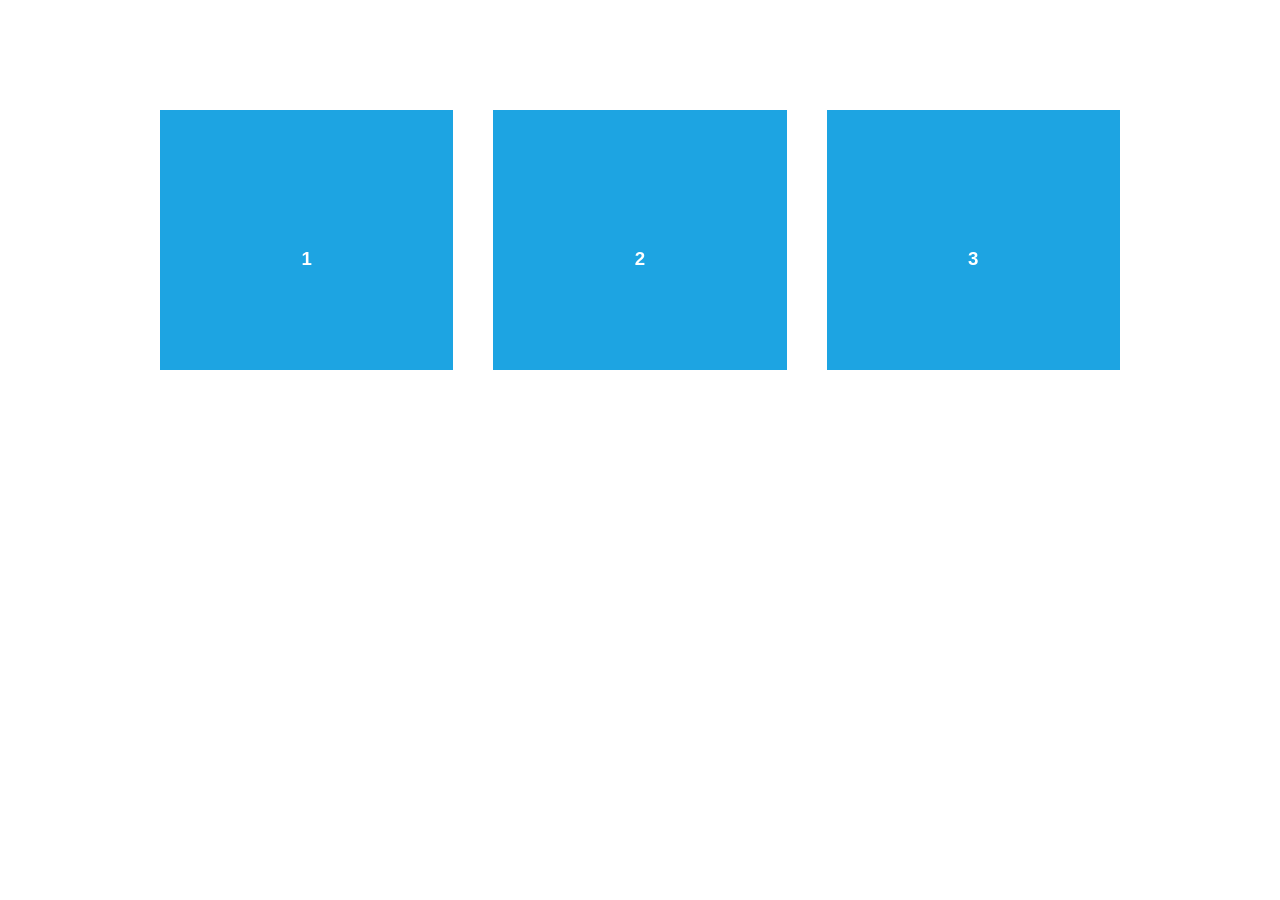
<file: aos-master/demo/async.html>
<!DOCTYPE html>
<html>
  <head>
    <meta charset="utf-8">
    <title>AOS - Animate on scroll library</title>
    <meta name="viewport" content="width=device-width">
    <link rel="stylesheet" href="css/styles.css" />
    <link rel="stylesheet" href="../dist/aos.css" />
  </head>
  <body>
    <div id="aos-demo" class="aos-all"></div>

    <script src="../dist/aos.js"></script>
    <script>
      AOS.init({
        easing: 'ease-in-out-sine'
      });

      setInterval(addItem, 300);

      var itemsCounter = 1;
      var container = document.getElementById('aos-demo');

      function addItem () {
        if (itemsCounter > 42) return;
        var item = document.createElement('div');
        item.classList.add('aos-item');
        item.setAttribute('data-aos', 'fade-up');
        item.innerHTML = '<div class="aos-item__inner"><h3>' + itemsCounter + '</h3></div>';
        container.appendChild(item);
        itemsCounter++;
      }
    </script>
  </body>
</html>
</file>
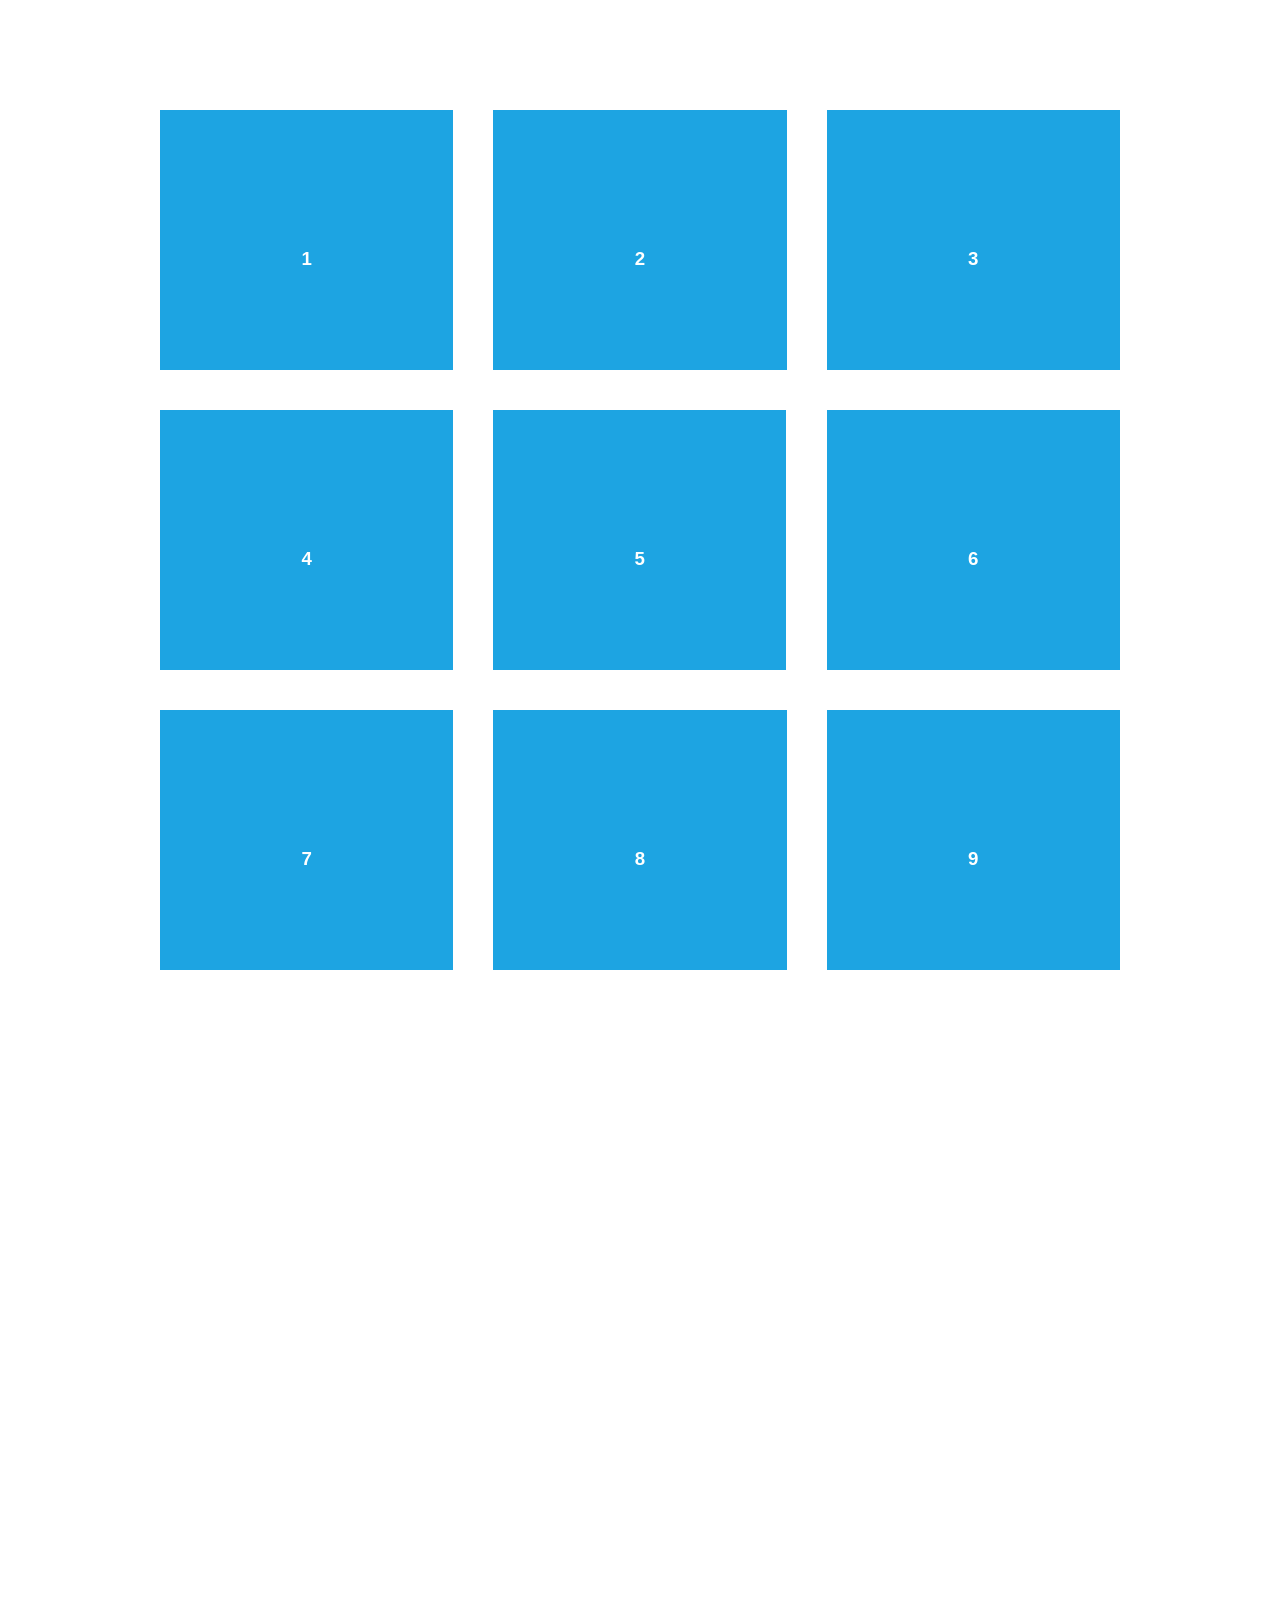
<file: aos-master/demo/simple.html>
<!DOCTYPE html>
<html>
  <head>
    <meta charset="utf-8">
    <title>AOS - Animate on scroll library</title>
    <meta name="viewport" content="width=device-width">
    <link rel="stylesheet" href="css/styles.css" />
    <link rel="stylesheet" href="../dist/aos.css" />
    <!--[if lt IE 9]>
    <script src="//html5shiv.googlecode.com/svn/trunk/html5.js"></script>
    <![endif]-->
  </head>
  <body>
    <div id="transcroller-body" class="aos-all">
      <div class="aos-item" data-aos="fade-up">
        <div class="aos-item__inner"><h3>1</h3></div>
      </div>
      <div class="aos-item" data-aos="fade-down">
        <div class="aos-item__inner"><h3>2</h3></div>
      </div>
      <div class="aos-item" data-aos="zoom-out-down">
        <div class="aos-item__inner"><h3>3</h3></div>
      </div>
      <div class="aos-item" data-aos="flip-down">
        <div class="aos-item__inner"><h3>4</h3></div>
      </div>
      <div class="aos-item" data-aos="flip-up">
        <div class="aos-item__inner"><h3>5</h3></div>
      </div>
      <div class="aos-item" data-aos="fade-down">
        <div class="aos-item__inner"><h3>6</h3></div>
      </div>
      <div class="aos-item" data-aos="fade-in">
        <div class="aos-item__inner"><h3>7</h3></div>
      </div>
      <div class="aos-item" data-aos="fade-down">
        <div class="aos-item__inner"><h3>8</h3></div>
      </div>
      <div class="aos-item" data-aos="fade-in">
        <div class="aos-item__inner"><h3>9</h3></div>
      </div>
      <div class="aos-item" data-aos="fade-down">
        <div class="aos-item__inner"><h3>10</h3></div>
      </div>
      <div class="aos-item" data-aos="fade-up">
        <div class="aos-item__inner"><h3>11</h3></div>
      </div>
      <div class="aos-item" data-aos="fade-down">
        <div class="aos-item__inner"><h3>12</h3></div>
      </div>
      <div class="aos-item" data-aos="fade-in">
        <div class="aos-item__inner"><h3>13</h3></div>
      </div>
      <div class="aos-item" data-aos="fade-up">
        <div class="aos-item__inner"><h3>14</h3></div>
      </div>
      <div class="aos-item" data-aos="fade-in">
        <div class="aos-item__inner"><h3>15</h3></div>
      </div>
      <div class="aos-item" data-aos="fade-up">
        <div class="aos-item__inner"><h3>16</h3></div>
      </div>
      <div class="aos-item" data-aos="fade-down">
        <div class="aos-item__inner"><h3>17</h3></div>
      </div>
      <div class="aos-item" data-aos="fade-up">
        <div class="aos-item__inner"><h3>18</h3></div>
      </div>
      <div class="aos-item" data-aos="zoom-out">
        <div class="aos-item__inner"><h3>19</h3></div>
      </div>
      <div class="aos-item" data-aos="fade-up">
        <div class="aos-item__inner"><h3>20</h3></div>
      </div>
      <div class="aos-item" data-aos="zoom-out">
        <div class="aos-item__inner"><h3>21</h3></div>
      </div>
      <div class="aos-item" data-aos="fade-in">
        <div class="aos-item__inner"><h3>22</h3></div>
      </div>
      <div class="aos-item" data-aos="zoom-out-up">
        <div class="aos-item__inner"><h3>23</h3></div>
      </div>
      <div class="aos-item" data-aos="zoom-out-down">
        <div class="aos-item__inner"><h3>24</h3></div>
      </div>
      <div class="aos-item" data-aos="fade-in">
        <div class="aos-item__inner"><h3>25</h3></div>
      </div>
      <div class="aos-item" data-aos="fade-in">
        <div class="aos-item__inner"><h3>26</h3></div>
      </div>
      <div class="aos-item" data-aos="fade-in">
        <div class="aos-item__inner"><h3>27</h3></div>
      </div>
      <div class="aos-item" data-aos="fade-in">
        <div class="aos-item__inner"><h3>28</h3></div>
      </div>
      <div class="aos-item" data-aos="fade-in">
        <div class="aos-item__inner"><h3>29</h3></div>
      </div>
      <div class="aos-item" data-aos="fade-in">
        <div class="aos-item__inner"><h3>30</h3></div>
      </div>
      <div class="aos-item" data-aos="fade-in">
        <div class="aos-item__inner"><h3>31</h3></div>
      </div>
      <div class="aos-item" data-aos="fade-in">
        <div class="aos-item__inner"><h3>32</h3></div>
      </div>
      <div class="aos-item" data-aos="fade-in">
        <div class="aos-item__inner"><h3>33</h3></div>
      </div>
      <div class="aos-item" data-aos="fade-in">
        <div class="aos-item__inner"><h3>34</h3></div>
      </div>
      <div class="aos-item" data-aos="fade-in">
        <div class="aos-item__inner"><h3>35</h3></div>
      </div>
      <div class="aos-item" data-aos="fade-in">
        <div class="aos-item__inner"><h3>36</h3></div>
      </div>
      <div class="aos-item" data-aos="fade-in">
        <div class="aos-item__inner"><h3>37</h3></div>
      </div>
      <div class="aos-item" data-aos="fade-in">
        <div class="aos-item__inner"><h3>38</h3></div>
      </div>
      <div class="aos-item" data-aos="fade-in">
        <div class="aos-item__inner"><h3>39</h3></div>
      </div>
      <div class="aos-item" data-aos="fade-in">
        <div class="aos-item__inner"><h3>40</h3></div>
      </div>
      <div class="aos-item" data-aos="fade-in">
        <div class="aos-item__inner"><h3>41</h3></div>
      </div>
      <div class="aos-item" data-aos="fade-in">
        <div class="aos-item__inner"><h3>42</h3></div>
      </div>
    </div>

    <script src="../dist/aos.js"></script>
    <script>
      AOS.init({
        easing: 'ease-in-out-sine'
      });
    </script>

    <!-- <script src="//cdnjs.cloudflare.com/ajax/libs/require.js/2.1.11/require.min.js"></script>
    <script>
      requirejs.config({
          baseUrl: '../dist',
      });

      require(['aos'], function(AOS){
          AOS.init({
              easing: 'ease-in-out-sine'
          });
      });
    </script> -->
  </body>
</html>
</file>
<file: CSS/styles.css>
/* =========================================================
   GLOBAL
   ========================================================= */

html {
    overflow-x: hidden;
}

body {
    cursor: url("/imageasset/cursor.ico"), default;
    min-height: 100vh;
    overflow-x: hidden;

    background:
        radial-gradient(
            50% 123.47% at 50% 50%,
            #FCF3F4 0%,
            #FBBEBD 100%
        ),
        linear-gradient(
            121.28deg,
            #FCF3F4 0%,
            #B0DFCD 100%
        ),
        linear-gradient(
            360deg,
            #FADADF 0%,
            #FAEEE7 100%
        ),
        radial-gradient(
            100% 164.72% at 100% 100%,
            #FCF3F4 0%,
            #B3EAC8 100%
        ),
        radial-gradient(
            100% 148.07% at 0% 0%,
            #FAEEE7 0%,
            #FCF3F4 100%
        );

    background-blend-mode:
        screen,
        color-dodge,
        overlay,
        difference,
        normal;
}


/* =========================================================
   CURSOR
   ========================================================= */

a:hover,
button:hover,
#leftBtn:hover,
#rightBtn:hover,
.tulisanaccordion:hover,
.accordion-button:hover,
.imageContainer:hover,
.ytp-cued-thumbnail-overlay,
.ytp-cued-thumbnail-overlay-image:hover,
.html5-video-player {
    cursor: url("/imageasset/click.ico"), default !important;
}


/* =========================================================
   GLOBAL FONT
   ========================================================= */

* {
    font-family: "Gantari", sans-serif;
}

.navbar-brand {
    font-family: "Prompt", serif;
}

.navbar-nav {
    font-family: "Gantari", sans-serif;
    font-optical-sizing: auto;
    font-weight: 300;
    font-style: normal;
    font-size: small;
    padding: 20px 70px;
}

.nav-item {
    padding: 0 10px;
    display: flex;
    align-items: center;
    justify-content: end !important;
}

.nav-item.active .nav-link {
    color: #ff4174;
}

.nav-item:not(:last-child)::after {
    padding-left: 10px;
    content: "/";
}

.container-fluid {
    height: 100%;
}


/* =========================================================
   NAVBAR
   ========================================================= */

#nav {
    position: fixed;
    width: 100%;
    height: 120px;
    transition: all 0.3s;
    z-index: 999;
}

#nav.active {
    height: 80px;
    background-color: white;

    box-shadow:
        0 4px 8px 0 rgba(0, 0, 0, 0.2),
        0 6px 20px 0 rgba(0, 0, 0, 0.19);
}

#mainHeader {
    height: 120px;
}


/* =========================================================
   HOME / HERO
   ========================================================= */

.text-tengah {
    margin: 60px 0;
}

.mainContainer h1 {
    line-height: 50px;
}

.indexCustomContainer {
    width: 100%;
    max-width: 410px;
}

.test1 i {
    font-family: "Lexend", sans-serif;
    font-optical-sizing: auto;
    font-size: 45px;
}


/* =========================================================
   ABOUT / IMAGES
   ========================================================= */

.rounded-circle {
    width: 500px;
    height: 500px;
    border-radius: 50%;
    object-fit: cover;
}

.aboutCircle {
    border: 1px solid rgb(255, 173, 173) !important;

    transition:
        transform 0.3s ease,
        box-shadow 0.3s ease,
        background-color 0.3s ease;
}

.aboutCircle:hover {
    transform: scale(1.10);
    background-color: rgb(255, 250, 253);

    box-shadow:
        0 4px 8px rgba(0, 0, 0, 0.15),
        0 4px 16px rgba(0, 0, 0, 0.12);
}

.rounded-square1 {
    width: 300px;
    height: 300px;
    border-radius: 50%;
    object-fit: cover;
}

.container-about {
    padding: 20px 120px;
}

.konten-about {
    margin-top: 50px;
}

.container-about-me {
    padding: 20px 200px;
}

.konten-about-me {
    margin-top: 80px;
}


/* =========================================================
   TYPOGRAPHY
   ========================================================= */

.creative2 {
    font-family: "Ballet", cursive;
    font-optical-sizing: auto;
    font-weight: 400;
    font-style: normal;
}

.creative {
    font-size: 90px;
    color: #ff4174;
    font-family: "Imperial Script", cursive;
    font-weight: 400;
    font-style: normal;
}

.work {
    font-size: 60px;
    color: #ff4174;
    font-family: "Imperial Script", cursive;
    font-weight: 400;
    font-style: normal;
}

.description {
    font-size: 10pt;
    font-family: "Lexend", sans-serif;
    font-optical-sizing: auto;
}

.bubble {
    font-family: "Lexend", sans-serif;
    font-optical-sizing: auto;
    font-size: small;
    text-align: center;
}

.bodytext1,
.bodytext2 {
    font-size: small;
    font-family: "Gantari", sans-serif;
    font-optical-sizing: auto;
    font-weight: 200;
    font-style: italic;
}

.huma {
    font-family: "Lexend", sans-serif;
    font-optical-sizing: auto;
}

.hellohi i {
    font-family: "Lexend", sans-serif;
    font-optical-sizing: auto;
}

.haloh {
    color: #ff4174;
}

.tulisanaccordion,
.minion,
.minion i,
.kaki,
.kaki i,
.nomor i {
    font-family: "Lexend", sans-serif;
    font-optical-sizing: auto;
}

.judul1 i {
    color: #ff4174;
    font-family: "Lexend", sans-serif;
    font-optical-sizing: auto;
}

.judulpop {
    color: #ff4174;
    font-family: "Lexend", sans-serif;
    font-optical-sizing: auto;
}

.email {
    text-decoration: underline;
    color: #ff4174;
    font-family: "Lexend", sans-serif;
    font-optical-sizing: auto;
}


/* =========================================================
   RESUME BUTTON
   ========================================================= */

.button {
    position: relative;
    left: 700px;
}

.rounded-btn {
    border-radius: 90px !important;
    padding: 10px 20px !important;

    color: black;
    border: 0.5px solid #ff647e;
    background-color: transparent;

    transition:
        background-color 0.3s ease,
        color 0.3s ease;
}

.rounded-btn:hover {
    background-color: #ff647e;
    color: white;
}


/* =========================================================
   PROJECT PAGE — CARD
   ========================================================= */

input[type=radio] {
    display: none;
}

.cardP {
    position: absolute;
    left: 0;
    right: 0;
    margin: auto;

    transition: transform 0.4s ease;

    cursor: pointer;

    width: 300px;
    height: 300px;
}

.cardP img {
    border-radius: 50%;
}

.containerP {
    width: 100%;
    max-width: 800px;
    max-height: 600px;
    height: 100%;

    transform-style: preserve-3d;

    display: flex;
    justify-content: center;
    flex-direction: column;
    align-items: center;
}

.cards {
    position: relative;
    width: 100%;
    height: 100%;
    margin-bottom: 20px;
}

.projectContainer img {
    width: 100%;
    height: 100%;
    border-radius: 50%;
    object-fit: cover;
}


/* ---------- Card Positions ---------- */

#item-1:checked ~ .cards #song-3,
#item-2:checked ~ .cards #song-1,
#item-3:checked ~ .cards #song-2 {
    transform: translateX(-100%) scale(0.5);
    opacity: 0.4;
    z-index: 0;
}

#item-1:checked ~ .cards #song-2,
#item-2:checked ~ .cards #song-3,
#item-3:checked ~ .cards #song-1 {
    transform: translateX(100%) scale(0.5);
    opacity: 0.4;
    z-index: 0;
}

#item-1:checked ~ .cards #song-1,
#item-2:checked ~ .cards #song-2,
#item-3:checked ~ .cards #song-3 {
    transform: translateX(0) scale(1);
    opacity: 1;
    z-index: 1;
}


/* =========================================================
   PROJECT PAGE — SLIDER
   ========================================================= */

#slider {
    margin: 0 auto;
    width: 800px;
    max-width: 100%;
    text-align: center;
}

#slider input[type=radio] {
    display: none;
}

#slider label {
    cursor: pointer;
    text-decoration: none;
}

#slides {
    padding: 10px;
    border: 3px solid #ccc;
    background: #fff;
    position: relative;
    z-index: 1;
}

#overflow {
    width: 100%;
    overflow: hidden;
}

#slide1:checked ~ #slides .inner {
    margin-left: 0;
}

#slide2:checked ~ #slides .inner {
    margin-left: -100%;
}

#slide3:checked ~ #slides .inner {
    margin-left: -200%;
}

#slide4:checked ~ #slides .inner {
    margin-left: -300%;
}

#slides .inner {
    transition:
        margin-left 800ms cubic-bezier(
            0.770,
            0.000,
            0.175,
            1.000
        );

    width: 400%;
    line-height: 0;
    height: 300px;
}

#slides .slide {
    width: 25%;
    float: left;

    display: flex;
    justify-content: center;
    align-items: center;

    height: 100%;
    color: #fff;
}

#slides .slide_1 {
    background: #00171F;
}

#slides .slide_2 {
    background: #003459;
}

#slides .slide_3 {
    background: #007EA7;
}

#slides .slide_4 {
    background: #00A8E8;
}


/* ---------- Slider Controls ---------- */

#controls {
    margin: -180px 0 0 0;

    width: 100%;
    height: 50px;

    z-index: 3;
    position: relative;
}

#controls label {
    transition: opacity 0.2s ease-out;

    display: none;

    width: 50px;
    height: 50px;

    opacity: 0.4;
}

#controls label:hover {
    opacity: 1;
}


/* ---------- Next ---------- */

#slide1:checked ~ #controls label:nth-child(2),
#slide2:checked ~ #controls label:nth-child(3),
#slide3:checked ~ #controls label:nth-child(4),
#slide4:checked ~ #controls label:nth-child(1) {
    background: url(
        https://image.flaticon.com/icons/svg/130/130884.svg
    ) no-repeat;

    float: right;
    margin: 0 -50px 0 0;

    display: block;
}


/* ---------- Previous ---------- */

#slide1:checked ~ #controls label:nth-last-child(2),
#slide2:checked ~ #controls label:nth-last-child(3),
#slide3:checked ~ #controls label:nth-last-child(4),
#slide4:checked ~ #controls label:nth-last-child(1) {
    background: url(
        https://image.flaticon.com/icons/svg/130/130882.svg
    ) no-repeat;

    float: left;
    margin: 0 0 0 -50px;

    display: block;
}


/* ---------- Bullets ---------- */

#bullets {
    margin: 150px 0 0;
    text-align: center;
}

#bullets label {
    display: inline-block;

    width: 10px;
    height: 10px;

    border-radius: 100%;
    background: #ccc;

    margin: 0 10px;
}

#slide1:checked ~ #bullets label:nth-child(1),
#slide2:checked ~ #bullets label:nth-child(2),
#slide3:checked ~ #bullets label:nth-child(3),
#slide4:checked ~ #bullets label:nth-child(4) {
    background: #444;
}


/* =========================================================
   UI/UX PAGE
   ========================================================= */

.uiux {
    padding-top: 50px;
}

.container-uiux {
    padding: 20px 100px;
}

.video-uiux {
    padding-top: 30px;
}


/* =========================================================
   DROPDOWN
   ========================================================= */

.dropdown-menu.show {
    background-color: #ffe6f8 !important;
}

.dropdown-item {
    font-size: 12px !important;
}

.dropdown-item:hover {
    background-color: transparent !important;
}


/* =========================================================
   ABOUT PAGE — ACCORDION
   ========================================================= */

.container-accordion {
    padding: 20px 200px;
}

.konten-accordion {
    margin-top: 50px;
}

.accordion-button {
    background-color: rgb(255, 244, 235) !important;
}

.accordion-body {
    background-color: transparent !important;
}


/* =========================================================
   CUSTOM CAROUSEL
   ========================================================= */

.carouselContainer {
    position: relative;
    width: 350px;
    height: 350px;
}

.customCarousel {
    position: absolute;

    overflow: hidden;

    top: 50%;
    left: 50%;

    transform: translate(-50%, -50%);

    width: 400px;
    height: 400px;
}

.carouselItem {
    position: absolute;

    min-width: 300px;
    width: 300px;
    height: 300px;

    top: 50%;
    left: 1000px;

    display: flex;
    justify-content: center;
    align-items: center;

    border-radius: 50%;
    border: 1px solid rgb(255, 173, 173);
}

.carouselItem.active {
    left: 50%;
    transform: translate(-50%, -50%);
}


/* ---------- Carousel Buttons ---------- */

#leftBtn,
#rightBtn {
    cursor: pointer;
    user-select: none;

    position: absolute;

    padding: 10px;

    transform: translate(-50%, -50%);
}

#leftBtn {
    top: 50%;
    left: -80px;
}

#rightBtn {
    top: 50%;
    right: -150px;
}


/* =========================================================
   IMAGE CONTAINER
   ========================================================= */

.imageContainer {
    cursor: pointer;
    user-select: none;

    border: 0.5px solid black;
    border-radius: 30px;

    overflow: hidden;

    transition: all 0.3s;
}

.imageContainer:hover {
    transform: scale(1.01);

    box-shadow:
        0 6px 10px 0 rgba(0, 0, 0, 0.2),
        0 6px 20px 0 rgba(0, 0, 0, 0.19);
}


/* =========================================================
   PRINT CONTAINER
   ========================================================= */

.printContainer {
    gap: 20px;
}

.printContainer img {
    width: 100%;
}

.singleChild img {
    width: 100%;
}

.doubleChild {
    gap: 20px;
}


/* =========================================================
   MODAL
   ========================================================= */

.modal-content {
    border-radius: 30px !important;

    background:
        radial-gradient(
            50% 123.47% at 50% 50%,
            #FCF3F4 0%,
            #FBBEBD 100%
        ),
        linear-gradient(
            121.28deg,
            #FCF3F4 0%,
            #B0DFCD 100%
        ),
        linear-gradient(
            360deg,
            #FADADF 0%,
            #FAEEE7 100%
        ),
        radial-gradient(
            100% 164.72% at 100% 100%,
            #FCF3F4 0%,
            #B3EAC8 100%
        ),
        radial-gradient(
            100% 148.07% at 0% 0%,
            #FAEEE7 0%,
            #FCF3F4 100%
        );

    background-blend-mode:
        screen,
        color-dodge,
        overlay,
        difference,
        normal;
}


/* =========================================================
   TABLET / iPAD
   577px – 992px
   ========================================================= */

@media screen and (min-width: 577px) and (max-width: 992px) {

    /* NAVBAR */

    #nav {
        height: 100px;
    }

    #nav.active {
        height: 75px;
    }

    #mainHeader {
        height: 100px;
    }

    .navbar-nav {
        padding: 15px 30px !important;
    }

    .nav-item {
        padding: 0 5px;
    }


    /* CONTAINERS */

    .container-about {
        padding: 20px 50px;
    }

    .container-about-me {
        padding: 20px 60px;
    }

    .container-accordion {
        padding: 20px 60px;
    }

    .container-uiux {
        padding: 20px 50px;
    }


    /* IMAGES */

    .rounded-circle {
        width: 380px;
        height: 380px;
    }

    .rounded-square1 {
        width: 250px;
        height: 250px;
    }


    /* TYPOGRAPHY */

    .creative {
        font-size: 70px;
    }

    .work {
        font-size: 50px;
    }

    .test1 i {
        font-size: 38px;
    }


    /* RESUME BUTTON */

    .button {
        position: static;
        left: auto;
        margin-top: 20px;
    }


    /* ABOUT */

    .konten-about {
        margin-top: 40px;
    }

    .konten-about-me {
        margin-top: 50px;
    }


    /* PROJECT CARD */

    .containerP {
        max-width: 650px;
    }

    .cardP {
        width: 250px;
        height: 250px;
    }

    .cards {
        min-height: 350px;
    }


    /* PRINT */

    .printContainer {
        gap: 15px;
    }

    .doubleChild {
        gap: 15px;
    }


    /* UI/UX */

    .video-uiux {
        padding-top: 20px;
    }


    /* CAROUSEL */

    .carouselContainer {
        width: 300px;
        height: 300px;
    }

    .customCarousel {
        width: 350px;
        height: 350px;
    }

    .carouselItem {
        min-width: 250px;
        width: 250px;
        height: 250px;
    }

    #leftBtn {
        left: -50px;
    }

    #rightBtn {
        right: -100px;
    }
}


/* =========================================================
   PHONE
   576px KE BAWAH
   ========================================================= */

@media screen and (max-width: 576px) {

    /* GLOBAL */

    body {
        font-size: 14px;
    }


    /* NAVBAR */

    #nav {
        height: 80px;
    }

    #nav.active {
        height: 70px;
    }

    #mainHeader {
        height: 80px;
    }

    .navbar {
        padding: 10px 15px;
    }

    .navbar-brand {
        font-size: 20px;
    }

    .navbar-nav {
        padding: 10px 20px !important;
        font-size: 12px;
    }

    .nav-item {
        padding: 5px 0;
        justify-content: flex-start !important;
    }

    .nav-item:not(:last-child)::after {
        display: none;
    }


    /* CONTAINERS */

    .container-about,
    .container-about-me,
    .container-accordion,
    .container-uiux {
        padding: 20px;
    }


    /* ABOUT */

    .konten-about {
        margin-top: 30px;
    }

    .konten-about-me {
        margin-top: 40px;
    }


    /* CIRCLES */

    .rounded-circle {
        width: 280px;
        height: 280px;
        margin: 0 auto;
    }

    .rounded-square1 {
        width: 200px;
        height: 200px;
        margin: 0 auto;
    }


    /* TYPOGRAPHY */

    .creative {
        font-size: 55px;
        line-height: 1;
    }

    .work {
        font-size: 42px;
        line-height: 1;
    }

    .test1 i {
        font-size: 30px;
    }


    /* TEXT */

    .description {
        font-size: 9pt;
    }

    .bubble,
    .bodytext1,
    .bodytext2 {
        font-size: 12px;
    }


    /* RESUME BUTTON */

    .button {
        position: static;
        left: auto;
        margin-top: 20px;
    }

    .rounded-btn {
        padding: 8px 16px !important;
        font-size: 13px;
    }


    /* =====================================================
       PROJECT CARDS
       ===================================================== */

    .containerP {
        width: 100%;
        max-width: 100%;
        min-height: 400px;
        max-height: none;
    }

    .cards {
        height: 330px;
        min-height: 330px;
    }

    .cardP {
        width: 220px;
        height: 220px;
    }


    /* =====================================================
       PROJECT SLIDER
       ===================================================== */

    #slider {
        width: 100%;
        max-width: 100%;
    }

    #slides {
        max-width: calc(100% - 40px);
        padding: 5px;
    }

    #slides .inner {
        height: 220px;
    }

    #controls {
        margin-top: -140px;
    }

    #controls label {
        width: 35px;
        height: 35px;
    }

    #bullets {
        margin-top: 110px;
    }

    #bullets label {
        width: 8px;
        height: 8px;
        margin: 0 5px;
    }


    /* =====================================================
       UI/UX
       ===================================================== */

    .uiux {
        padding-top: 30px;
    }

    .video-uiux {
        padding-top: 15px;
    }


    /* =====================================================
       ACCORDION
       ===================================================== */

    .container-accordion {
        padding: 20px;
    }

    .konten-accordion {
        margin-top: 30px;
    }

    .tulisanaccordion {
        font-size: 14px;
    }


    /* =====================================================
       CUSTOM CAROUSEL
       ===================================================== */

    .carouselContainer {
        width: 260px;
        height: 260px;
        margin: 0 auto;
    }

    .customCarousel {
        width: 280px;
        height: 280px;
    }

    .carouselItem {
        min-width: 210px;
        width: 210px;
        height: 210px;
    }

    #leftBtn {
        left: -30px;
    }

    #rightBtn {
        right: -70px;
    }


    /* =====================================================
       PRINT
       ===================================================== */

    .printContainer {
        gap: 10px;
    }

    .doubleChild {
        gap: 10px;
    }

    .imageContainer {
        border-radius: 20px;
    }


    /* =====================================================
       MODAL
       ===================================================== */

    .modal-content {
        border-radius: 20px !important;
        margin: 10px;
    }


    /* =====================================================
       DROPDOWN
       ===================================================== */

    .dropdown-menu.show {
        width: 100%;
    }

    .dropdown-item {
        font-size: 12px !important;
        padding: 8px 12px;
    }
}


/* =========================================================
   EXTRA SMALL PHONE
   400px KE BAWAH
   ========================================================= */

@media screen and (max-width: 400px) {

    .navbar-brand {
        font-size: 18px;
    }

    .container-about,
    .container-about-me,
    .container-accordion,
    .container-uiux {
        padding: 15px;
    }

    .rounded-circle {
        width: 230px;
        height: 230px;
    }

    .rounded-square1 {
        width: 170px;
        height: 170px;
    }

    .creative {
        font-size: 45px;
    }

    .work {
        font-size: 36px;
    }

    .test1 i {
        font-size: 26px;
    }

    .cardP {
        width: 190px;
        height: 190px;
    }

    .carouselItem {
        width: 190px;
        height: 190px;
        min-width: 190px;
    }
}


/* =========================================================
   MOBILE NAVBAR FIX
   Bootstrap navbar collapse
   ========================================================= */

@media screen and (max-width: 992px) {

    .navbar-nav {
        padding-right: 0 !important;
    }

    .nav-item {
        justify-content: flex-start !important;
    }

    .navbar-collapse {
        background-color: white;
        padding: 15px 20px;
        border-radius: 0 0 20px 20px;
    }

    .nav-item:not(:last-child)::after {
        padding-left: 0;
        content: "";
    }
}
</file>
<file: aos-master/demo/css/styles.css>
body {
  font-family: Helvetica,Tahoma;
}

*,
*:before,
*:after {
  box-sizing: border-box;
}

.aos-all {
  width: 1000px;
  max-width: 98%;
  margin: 10vh auto 0 auto;
}

.aos-item {
  display: inline-block;
  float: left;
  width: 33.3333%;
  height: 300px;
  padding: 20px;
}

.aos-item__inner {
  position: relative;
  width: 100%;
  height: 100%;
  float: left;
  background: #1da4e2;
  line-height: 260px;
  text-align: center;
  color: #fff;
}

@media screen and (max-width: 800px) {
  .aos-item {
    width: 50%;
  }
}
</file>
